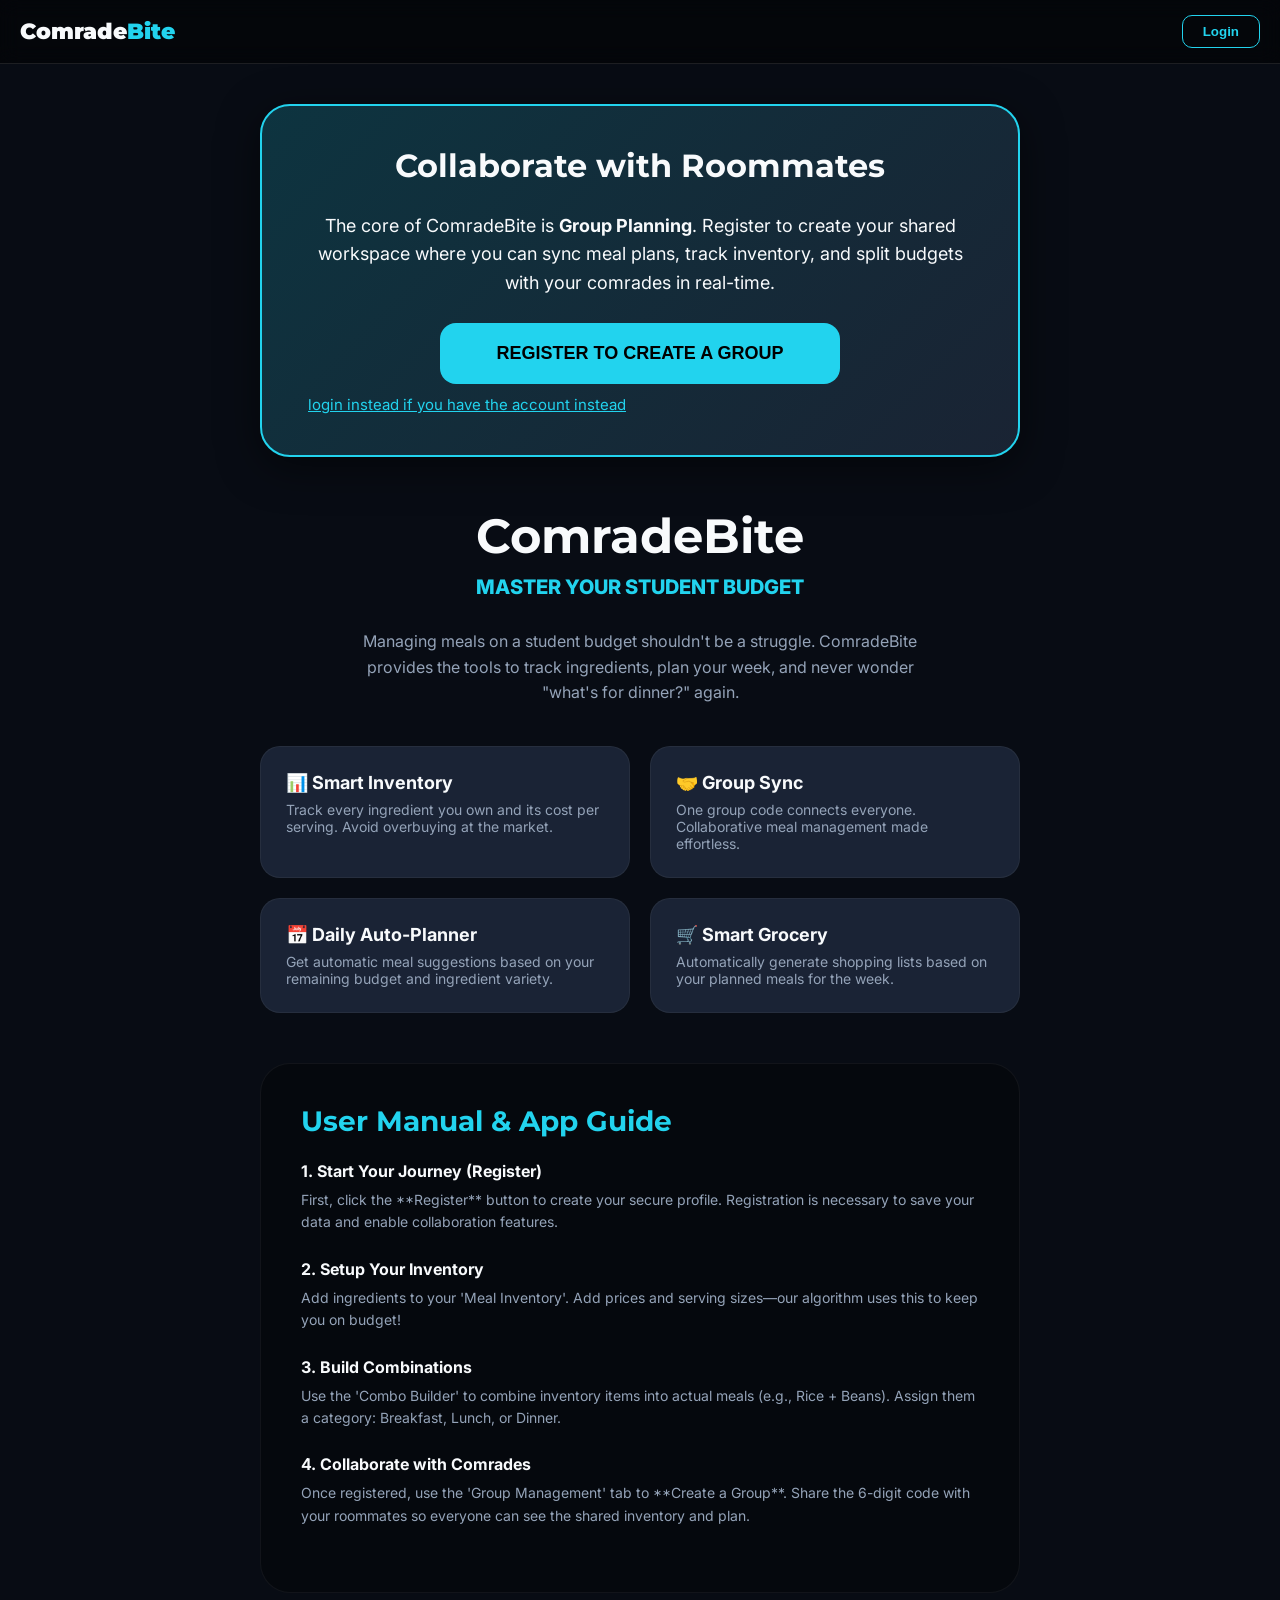
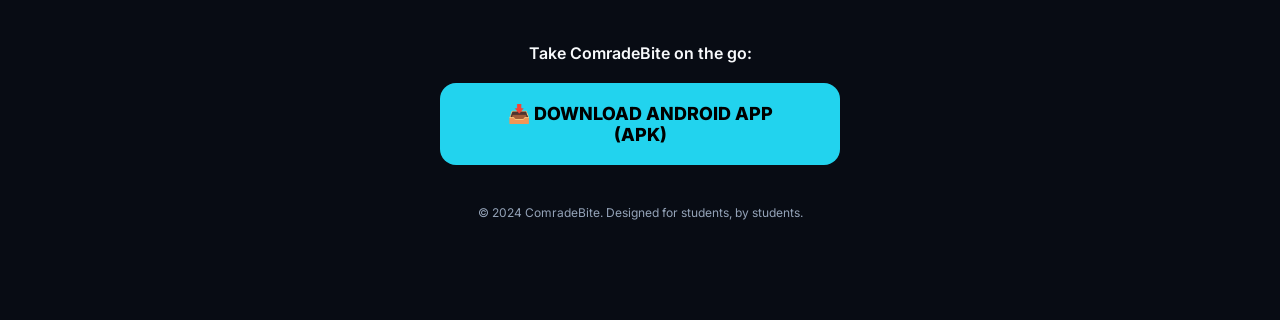
<file: index.html>
<!DOCTYPE html>
<html lang="en">
<head>
    <meta charset="UTF-8">
    <meta name="viewport" content="width=device-width, initial-scale=1.0">
    <title>ComradeBite - Master Your Student Budget</title>
    <link href="https://fonts.googleapis.com/css2?family=Inter:wght@400;600;800&family=Montserrat:wght@900&display=swap" rel="stylesheet">
    <style>
        :root { --bg: #080c14; --card: rgba(30, 41, 59, 0.85); --accent: #22d3ee; --text: #f8fafc; --muted: #94a3b8; }
        body { margin: 0; background: var(--bg); color: var(--text); font-family: 'Inter', sans-serif; background-image: linear-gradient(rgba(8,12,20,0.85), rgba(8,12,20,0.85)), url('https://images.unsplash.com/photo-1504674900247-0877df9cc836?auto=format&fit=crop&q=80&w=2070'); background-size: cover; background-attachment: fixed; min-height: 100vh; text-align: center; padding-bottom: 60px; }

        .top-bar { padding: 15px 20px; display: flex; align-items: center; justify-content: space-between; background: rgba(0,0,0,0.5); backdrop-filter: blur(10px); position: sticky; top: 0; z-index: 100; border-bottom: 1px solid rgba(255,255,255,0.1); }
        .logo { font-family: 'Montserrat'; font-weight: 900; font-size: 22px; color: var(--text); text-decoration: none; }
        .logo span { color: var(--accent); }

        .container { width: 100%; max-width: 800px; padding: 40px 20px; box-sizing: border-box; margin: 0 auto; }

        h1 { font-family: 'Montserrat'; font-size: 48px; margin-bottom: 10px; }
        .tagline { color: var(--accent); font-weight: 800; font-size: 20px; margin-bottom: 30px; text-transform: uppercase; }

        /* Group Creation Section - The Primary Function Highlight */
        .group-section { background: linear-gradient(135deg, rgba(34, 211, 238, 0.2), rgba(30, 41, 59, 0.8)); padding: 40px; border-radius: 30px; border: 2px solid var(--accent); margin-bottom: 50px; text-align: center; box-shadow: 0 10px 40px rgba(0,0,0,0.5); }
        .group-section h2 { font-family: 'Montserrat'; font-size: 32px; margin-top: 0; color: var(--text); }
        .group-section p { font-size: 18px; line-height: 1.6; color: var(--text); margin-bottom: 25px; }

        .description { font-size: 16px; line-height: 1.6; color: var(--muted); margin-bottom: 40px; max-width: 600px; margin-left: auto; margin-right: auto; }

        .feature-grid { display: grid; grid-template-columns: 1fr 1fr; gap: 20px; margin-bottom: 50px; text-align: left; }
        .feature-card { background: var(--card); padding: 25px; border-radius: 20px; border: 1px solid rgba(255,255,255,0.05); }
        .feature-card b { display: block; margin-bottom: 8px; color: var(--text); font-size: 18px; }
        .feature-card p { font-size: 14px; color: var(--muted); margin: 0; }

        .manual-section { text-align: left; background: rgba(0,0,0,0.3); padding: 40px; border-radius: 30px; border: 1px solid rgba(255,255,255,0.05); margin-bottom: 50px; }
        .manual-section h2 { color: var(--accent); font-family: 'Montserrat'; font-size: 28px; margin-top: 0; }
        .manual-step { margin-bottom: 25px; }
        .manual-step b { color: var(--text); display: block; margin-bottom: 8px; font-size: 16px; }
        .manual-step p { color: var(--muted); font-size: 14px; margin: 0; line-height: 1.6; }

        .btn { padding: 20px 40px; border-radius: 16px; font-weight: 800; cursor: pointer; text-transform: uppercase; transition: 0.2s; border: none; font-size: 18px; width: 100%; max-width: 400px; box-sizing: border-box; display: block; text-decoration: none; margin: 0 auto 15px; text-align: center; }
        .btn-primary { background: var(--accent); color: #000; }
        .btn-secondary { background: rgba(255,255,255,0.05); color: var(--text); border: 1px solid rgba(255,255,255,0.1); }
        .btn:hover { transform: translateY(-3px); box-shadow: 0 10px 20px rgba(34, 211, 238, 0.3); }

        .login-link { color: var(--accent); cursor: pointer; font-size: 15px; text-decoration: underline; display: block; margin-top: 10px; background: none; border: none; font-family: inherit; }

        .footer { margin-top: 40px; color: var(--muted); font-size: 12px; }
    </style>
</head>
<body>

    <div class="top-bar">
        <a href="#" class="logo">Comrade<span>Bite</span></a>
        <!-- Login button redirects IMMEDIATELY to ComradeBite functional site -->
        <button onclick="window.location.href='https://comradebite-c0265c98.firebaseapp.com/?mode=login'" style="background: transparent; color: var(--accent); border: 1px solid var(--accent); padding: 8px 20px; border-radius: 10px; font-weight: 700; cursor: pointer;">Login</button>
    </div>

    <div class="container">
        <!-- THE PRIMARY FUNCTION HIGHLIGHT -->
        <div class="group-section">
            <h2>Collaborate with Roommates</h2>
            <p>The core of ComradeBite is <b>Group Planning</b>. Register to create your shared workspace where you can sync meal plans, track inventory, and split budgets with your comrades in real-time.</p>
            <!-- Register button redirects IMMEDIATELY to ComradeBite functional site -->
            <button onclick="window.location.href='https://comradebite-c0265c98.firebaseapp.com/?mode=register'" class="btn btn-primary" style="margin-bottom: 0;">Register to Create a Group</button>
            <button onclick="window.location.href='https://comradebite-c0265c98.firebaseapp.com/?mode=login'" class="login-link">login instead if you have the account instead</button>
        </div>

        <h1>Comrade<span>Bite</span></h1>
        <div class="tagline">Master Your Student Budget</div>

        <p class="description">
            Managing meals on a student budget shouldn't be a struggle. ComradeBite provides the tools to track ingredients, plan your week, and never wonder "what's for dinner?" again.
        </p>

        <!-- FEATURE DETAILS -->
        <div class="feature-grid">
            <div class="feature-card">
                <b>📊 Smart Inventory</b>
                <p>Track every ingredient you own and its cost per serving. Avoid overbuying at the market.</p>
            </div>
            <div class="feature-card">
                <b>🤝 Group Sync</b>
                <p>One group code connects everyone. Collaborative meal management made effortless.</p>
            </div>
            <div class="feature-card">
                <b>📅 Daily Auto-Planner</b>
                <p>Get automatic meal suggestions based on your remaining budget and ingredient variety.</p>
            </div>
            <div class="feature-card">
                <b>🛒 Smart Grocery</b>
                <p>Automatically generate shopping lists based on your planned meals for the week.</p>
            </div>
        </div>

        <!-- THE MANUAL -->
        <div class="manual-section">
            <h2>User Manual & App Guide</h2>
            <div class="manual-step">
                <b>1. Start Your Journey (Register)</b>
                <p>First, click the **Register** button to create your secure profile. Registration is necessary to save your data and enable collaboration features.</p>
            </div>
            <div class="manual-step">
                <b>2. Setup Your Inventory</b>
                <p>Add ingredients to your 'Meal Inventory'. Add prices and serving sizes—our algorithm uses this to keep you on budget!</p>
            </div>
            <div class="manual-step">
                <b>3. Build Combinations</b>
                <p>Use the 'Combo Builder' to combine inventory items into actual meals (e.g., Rice + Beans). Assign them a category: Breakfast, Lunch, or Dinner.</p>
            </div>
            <div class="manual-step">
                <b>4. Collaborate with Comrades</b>
                <p>Once registered, use the 'Group Management' tab to **Create a Group**. Share the 6-digit code with your roommates so everyone can see the shared inventory and plan.</p>
            </div>
        </div>

        <!-- DOWNLOAD BUTTON BELOW AS REQUESTED -->
        <p style="margin-bottom: 20px; font-weight: 600;">Take ComradeBite on the go:</p>
        <a href="ComradeBite.apk" class="btn btn-primary" download>📥 Download Android App (APK)</a>

        <div class="footer">
            &copy; 2024 ComradeBite. Designed for students, by students.
        </div>
    </div>

</body>
</html>
</file>
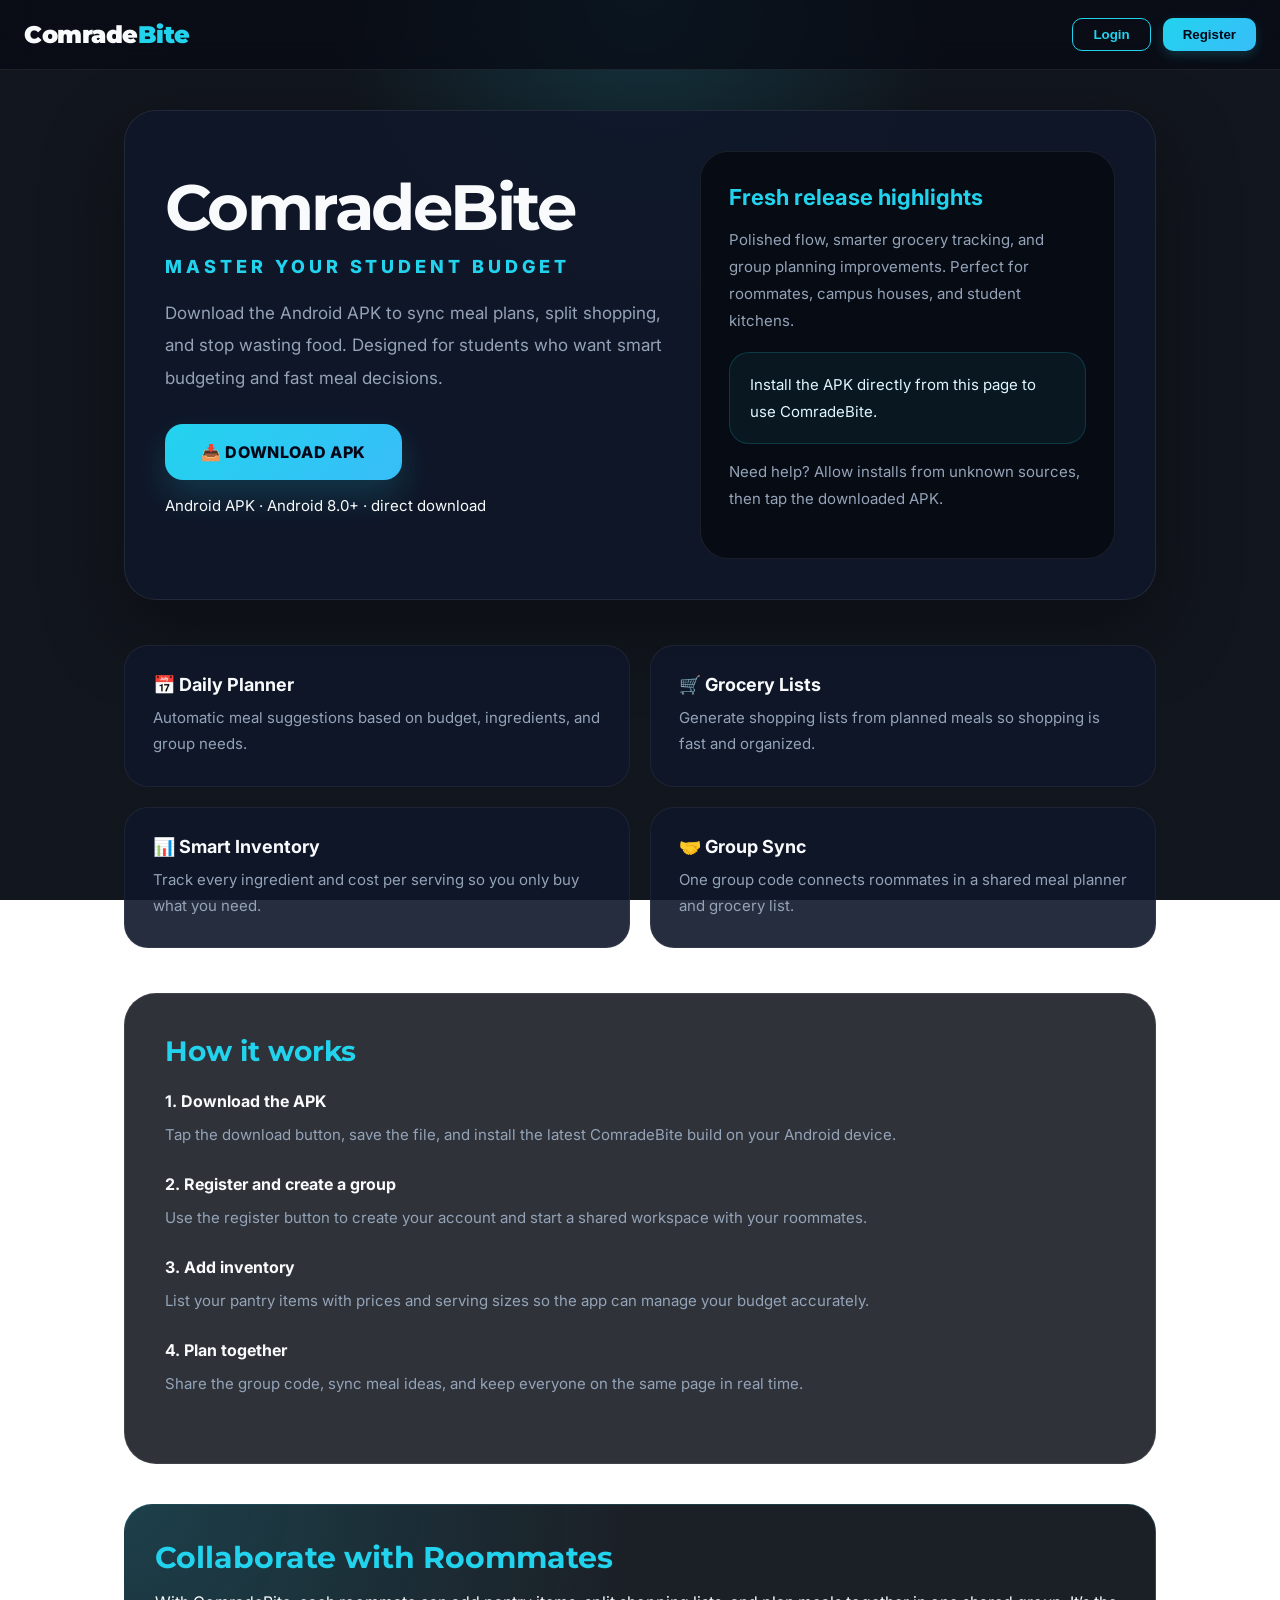
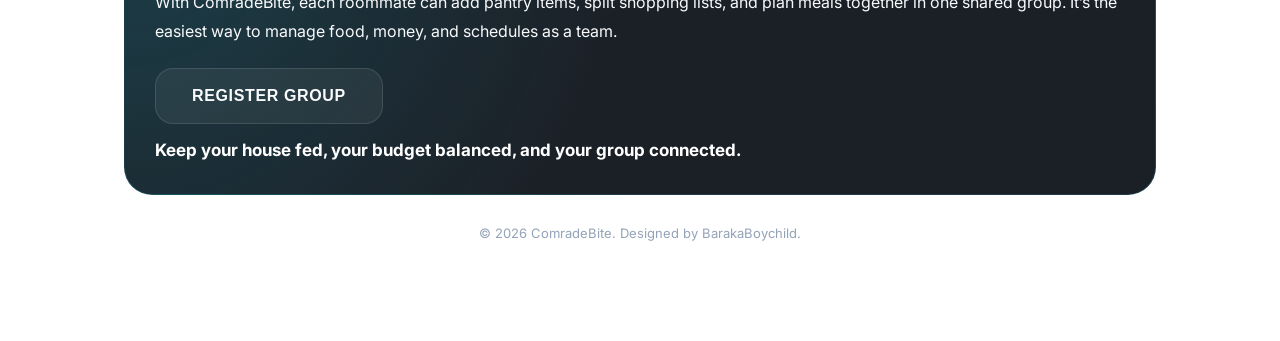
<file: landing-site/index.html>
<!DOCTYPE html>
<html lang="en">
<head>
    <meta charset="UTF-8">
    <meta name="viewport" content="width=device-width, initial-scale=1.0">
    <title>ComradeBite - Master Your Student Budget</title>
    <link href="https://fonts.googleapis.com/css2?family=Inter:wght@400;600;800&family=Montserrat:wght@900&display=swap" rel="stylesheet">
    <style>
        :root { --bg: #080c14; --card: rgba(15, 23, 42, 0.88); --accent: #22d3ee; --accent-2: #7c3aed; --text: #f8fafc; --muted: #94a3b8; --button: #3b82f6; --button-2: #f59e0b; }
        body { margin: 0; background: radial-gradient(circle at top, rgba(34,211,238,0.16), transparent 28%), linear-gradient(180deg, rgba(8,12,20,0.96), rgba(8,12,20,0.96)), url('https://images.unsplash.com/photo-1504674900247-0877df9cc836?auto=format&fit=crop&q=80&w=2070'); background-size: cover; background-attachment: fixed; color: var(--text); font-family: 'Inter', sans-serif; min-height: 100vh; text-align: center; padding-bottom: 60px; }

        .top-bar { padding: 18px 24px; display: flex; align-items: center; justify-content: space-between; background: rgba(7, 10, 20, 0.72); backdrop-filter: blur(14px); position: sticky; top: 0; z-index: 100; border-bottom: 1px solid rgba(255,255,255,0.08); }
        .logo { font-family: 'Montserrat'; font-weight: 900; font-size: 24px; color: var(--text); text-decoration: none; letter-spacing: -0.02em; }
        .logo span { color: var(--accent); }

        .container { width: 100%; max-width: 1080px; padding: 40px 24px; box-sizing: border-box; margin: 0 auto; }

        .hero { background: rgba(15, 23, 42, 0.88); border: 1px solid rgba(255,255,255,0.08); border-radius: 32px; padding: 40px; box-shadow: 0 30px 80px rgba(0,0,0,0.35); margin-bottom: 45px; }
        .hero-content { display: grid; grid-template-columns: 1.1fr 0.9fr; gap: 28px; align-items: center; }
        .hero-copy { text-align: left; }
        .hero-copy h1 { font-family: 'Montserrat'; font-size: clamp(3rem, 5vw, 4.75rem); line-height: 0.95; margin: 0 0 18px; letter-spacing: -0.04em; }
        .tagline { color: var(--accent); font-weight: 800; font-size: 18px; text-transform: uppercase; letter-spacing: 0.22em; margin-bottom: 20px; }
        .hero-copy p { color: var(--muted); font-size: 17px; line-height: 1.9; max-width: 680px; margin: 0 0 30px; }

        .hero-actions { display: flex; flex-wrap: wrap; gap: 16px; align-items: center; justify-content: flex-start; margin-bottom: 16px; }
        .btn { padding: 18px 36px; border-radius: 18px; font-weight: 800; cursor: pointer; text-transform: uppercase; transition: transform .2s ease, box-shadow .2s ease; border: none; font-size: 16px; letter-spacing: .04em; display: inline-flex; align-items: center; justify-content: center; text-decoration: none; }
        .btn-primary { background: linear-gradient(135deg, var(--accent), #38bdf8); color: #020617; box-shadow: 0 16px 36px rgba(34, 211, 238, 0.18); }
        .btn-secondary { background: rgba(255,255,255,0.06); color: var(--text); border: 1px solid rgba(255,255,255,0.12); }
        .btn:hover { transform: translateY(-2px); box-shadow: 0 20px 40px rgba(34, 211, 238, 0.22); }

        .badge { display: inline-flex; align-items: center; gap: 10px; padding: 10px 16px; border-radius: 999px; border: 1px solid rgba(255,255,255,0.12); background: rgba(255,255,255,0.04); color: var(--text); font-size: 13px; text-transform: uppercase; letter-spacing: .16em; margin-bottom: 18px; }

        .hero-panel { background: rgba(8, 12, 20, 0.96); border: 1px solid rgba(255,255,255,0.08); border-radius: 28px; padding: 32px 28px; text-align: left; }
        .hero-panel h3 { margin: 0 0 16px; font-size: 22px; color: var(--accent); }
        .hero-panel p { margin: 0 0 14px; color: var(--muted); font-size: 15px; line-height: 1.8; }
        .hero-panel .highlight { margin-top: 18px; padding: 18px 20px; border-radius: 20px; background: rgba(34, 211, 238, 0.06); border: 1px solid rgba(34,211,238,0.18); color: #e0f7ff; }

        .feature-grid { display: grid; grid-template-columns: repeat(2,minmax(0,1fr)); gap: 20px; margin-bottom: 45px; text-align: left; }
        .feature-card { background: rgba(15, 23, 42, 0.9); padding: 28px; border-radius: 24px; border: 1px solid rgba(255,255,255,0.06); }
        .feature-card b { display: block; margin-bottom: 10px; color: var(--text); font-size: 18px; }
        .feature-card p { font-size: 15px; color: var(--muted); margin: 0; line-height: 1.75; }

        .manual-section { text-align: left; background: rgba(8, 12, 20, 0.84); padding: 40px; border-radius: 32px; border: 1px solid rgba(255,255,255,0.08); margin-bottom: 40px; }
        .manual-section h2 { color: var(--accent); font-family: 'Montserrat'; font-size: 28px; margin-top: 0; }
        .manual-step { margin-bottom: 26px; }
        .manual-step b { color: var(--text); display: block; margin-bottom: 10px; font-size: 16px; }
        .manual-step p { color: var(--muted); font-size: 15px; margin: 0; line-height: 1.8; }

        .collab-section { background: radial-gradient(circle at top left, rgba(34, 211, 238, 0.18), transparent 48%), rgba(8, 12, 20, 0.92); border: 1px solid rgba(34, 211, 238, 0.16); padding: 34px 30px; border-radius: 28px; margin-bottom: 30px; text-align: left; }
        .collab-section h2 { margin: 0 0 12px; font-family: 'Montserrat'; font-size: 30px; color: var(--accent); }
        .collab-section p { margin: 0; color: var(--text); line-height: 1.8; font-size: 16px; }
        .collab-section strong { display: block; margin-top: 16px; color: #ffffff; font-size: 17px; }

        .download-note { color: var(--text); font-size: 15px; margin-bottom: 18px; }
        .footer { margin-top: 24px; color: var(--muted); font-size: 13px; }
        .footer a { color: var(--accent); text-decoration: none; }

        @media (max-width: 900px) { .hero-content { grid-template-columns: 1fr; } .hero-copy h1 { font-size: 3.5rem; } .feature-grid { grid-template-columns: 1fr; } .hero-actions { justify-content: center; } .manual-section, .hero-panel { padding: 28px; } }
        @media (max-width: 560px) { .top-bar { flex-direction: column; gap: 12px; } .hero { padding: 28px 20px; } .hero-copy h1 { font-size: 2.7rem; } .btn { width: 100%; max-width: none; } .hero-panel { padding: 20px; } }
    </style>
</head>
<body>

    <div class="top-bar">
        <a href="#" class="logo">Comrade<span>Bite</span></a>
        <div style="display: flex; gap: 12px; align-items: center;">
            <button onclick="window.location.href='https://comradebite-c0265c98.firebaseapp.com/login.html'" style="background: transparent; color: var(--accent); border: 1px solid var(--accent); padding: 8px 20px; border-radius: 10px; font-weight: 700; cursor: pointer; transition: all 0.2s;">Login</button>
            <button onclick="window.location.href='https://comradebite-c0265c98.firebaseapp.com/register.html'" style="background: linear-gradient(135deg, var(--accent), #38bdf8); color: #020617; border: none; padding: 9px 20px; border-radius: 10px; font-weight: 800; cursor: pointer; transition: all 0.2s; box-shadow: 0 4px 12px rgba(34, 211, 238, 0.2);">Register</button>
        </div>
    </div>

    <div class="container">
        <div class="hero">
            <div class="hero-content">
                <div class="hero-copy">
                    <h1>Comrade<span>Bite</span></h1>
                    <div class="tagline">Master your student budget</div>
                    <p>Download the Android APK to sync meal plans, split shopping, and stop wasting food. Designed for students who want smart budgeting and fast meal decisions.</p>
                    <div class="hero-actions">
                        <a href="ComradeBite.apk" class="btn btn-primary" download>📥 Download APK</a>
                    </div>
                    <div class="download-note">Android APK · Android 8.0+ · direct download</div>
                </div>

                <div class="hero-panel">
                    <h3>Fresh release highlights</h3>
                    <p>Polished flow, smarter grocery tracking, and group planning improvements. Perfect for roommates, campus houses, and student kitchens.</p>
                    <p class="highlight">Install the APK directly from this page to use ComradeBite.</p>
                    <p>Need help? Allow installs from unknown sources, then tap the downloaded APK.</p>
                </div>
            </div>
        </div>

        <div class="feature-grid">
            <div class="feature-card">
                <b>📅 Daily Planner</b>
                <p>Automatic meal suggestions based on budget, ingredients, and group needs.</p>
            </div>
            <div class="feature-card">
                <b>🛒 Grocery Lists</b>
                <p>Generate shopping lists from planned meals so shopping is fast and organized.</p>
            </div>
            <div class="feature-card">
                <b>📊 Smart Inventory</b>
                <p>Track every ingredient and cost per serving so you only buy what you need.</p>
            </div>
            <div class="feature-card">
                <b>🤝 Group Sync</b>
                <p>One group code connects roommates in a shared meal planner and grocery list.</p>
            </div>
        </div>

        <div class="manual-section">
            <h2>How it works</h2>
            <div class="manual-step">
                <b>1. Download the APK</b>
                <p>Tap the download button, save the file, and install the latest ComradeBite build on your Android device.</p>
            </div>
            <div class="manual-step">
                <b>2. Register and create a group</b>
                <p>Use the register button to create your account and start a shared workspace with your roommates.</p>
            </div>
            <div class="manual-step">
                <b>3. Add inventory</b>
                <p>List your pantry items with prices and serving sizes so the app can manage your budget accurately.</p>
            </div>
            <div class="manual-step">
                <b>4. Plan together</b>
                <p>Share the group code, sync meal ideas, and keep everyone on the same page in real time.</p>
            </div>
        </div>

        <div class="collab-section">
            <h2>Collaborate with Roommates</h2>
            <p>With ComradeBite, each roommate can add pantry items, split shopping lists, and plan meals together in one shared group. It’s the easiest way to manage food, money, and schedules as a team.</p>
            <div style="margin: 22px 0 0;">
                <button onclick="window.location.href='https://comradebite-c0265c98.firebaseapp.com/register.html'" class="btn btn-secondary">Register Group</button>
            </div>
            <strong>Keep your house fed, your budget balanced, and your group connected.</strong>
        </div>

        <div class="footer">
            &copy; 2026 ComradeBite. Designed by BarakaBoychild.
        </div>
    </div>

</body>
</html>
</file>
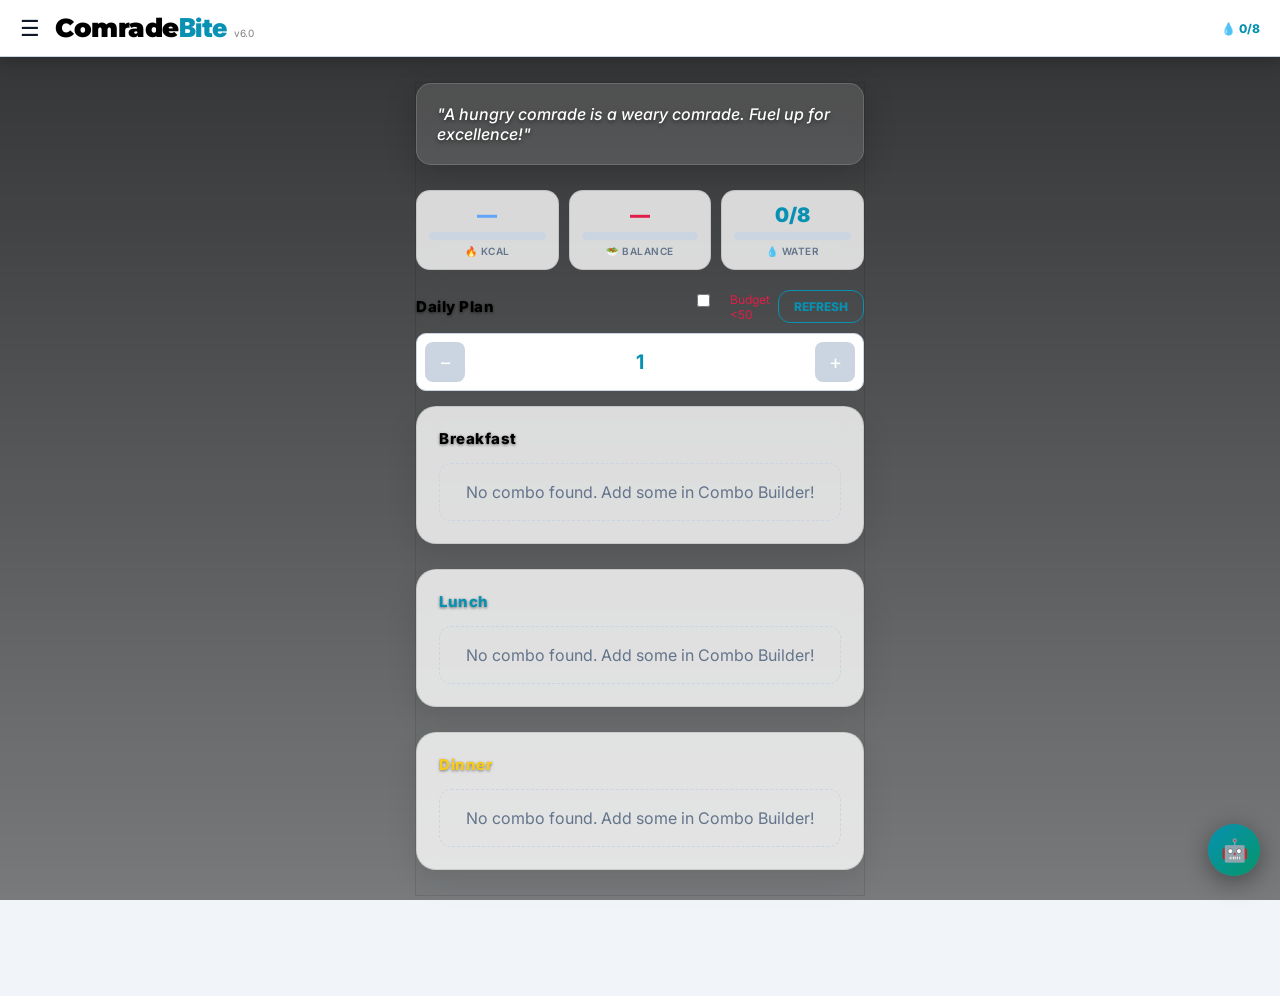
<file: simulator.html>
<!DOCTYPE html>
<html lang="en">

<head>
    <meta charset="UTF-8">
    <meta name="viewport" content="width=device-width, initial-scale=1.0">
    <title>ComradeBite v6.0</title>
    <meta name="description" content="ComradeBite: Smart meal planning with intelligent nutrition coaching built right in.">
    <link rel="preconnect" href="https://fonts.googleapis.com">
    <link rel="preconnect" href="https://fonts.gstatic.com" crossorigin>
    <link href="https://fonts.googleapis.com/css2?family=Inter:wght@400;600;800&family=Montserrat:wght@900&display=swap" rel="stylesheet">
    <style>
        :root {
            --bg-body: #080c14;
            --bg-card: rgba(30, 41, 59, 0.85);
            --bg-drawer: #1e293b;
            --text-main: #f8fafc;
            --text-muted: #94a3b8;
            --slate-700: #334155;
            --cyan-accent: #22d3ee;
            --emerald-accent: #10b981;
            --logo-gradient: linear-gradient(135deg, #22d3ee 0%, #10b981 100%);
            --danger: #f43f5e;
            --white: #ffffff;
            --glass-border: rgba(255, 255, 255, 0.1);
            --amber: #f59e0b;
            --violet: #a78bfa;
        }
        [data-theme="light"] {
            --bg-body: #f1f5f9; --bg-card: rgba(255,255,255,0.8); --bg-drawer: #ffffff;
            --text-main: #0f172a; --text-muted: #64748b; --slate-700: #cbd5e1;
            --cyan-accent: #0891b2; --emerald-accent: #059669;
            --logo-gradient: linear-gradient(135deg, #0891b2 0%, #059669 100%);
            --danger: #e11d48; --white: #000000; --glass-border: rgba(0,0,0,0.1);
        }
        * { box-sizing: border-box; font-family: 'Inter', sans-serif; transition: background 0.3s, color 0.3s; }
        body { margin: 0; background: var(--bg-body); color: var(--text-main); overflow-x: hidden;
            background-image: url('file:///C:/Users/barak/.gemini/antigravity/brain/73ee8cf5-a9ef-43bd-9892-4174a1a7c0e7/app_background_food_1772815340815.png');
            background-size: cover; background-attachment: fixed; background-position: center; }

        .logo-text { font-family: 'Montserrat', sans-serif; font-weight: 900; font-size: 26px; letter-spacing: -0.5px; color: var(--white); display: inline-block; line-height: 1; }
        .logo-bite { color: var(--cyan-accent); font-weight: 900; }

        .section, .day-section, .drawer, .meal-card { backdrop-filter: blur(12px); -webkit-backdrop-filter: blur(12px); border: 1px solid var(--glass-border) !important; }

        .top-bar { background: var(--bg-drawer); padding: 15px 20px; display: flex; align-items: center; gap: 15px; position: sticky; top: 0; z-index: 100; border-bottom: 1px solid var(--slate-700); box-shadow: 0 4px 15px rgba(0,0,0,0.2); }

        .drawer { position: fixed; top: 0; left: -300px; width: 300px; height: 100%; background: var(--bg-drawer); z-index: 1000; transition: 0.3s ease; padding: 40px 20px; overflow-y: auto; }
        .drawer.active { left: 0; box-shadow: 10px 0 30px rgba(0,0,0,0.5); }
        .nav-item { padding: 15px; border-radius: 8px; cursor: pointer; margin-bottom: 5px; color: var(--text-muted); font-weight: 500; transition: background 0.2s; }
        .nav-item.active { background: var(--cyan-accent); color: #000; font-weight: 700; }
        .nav-item:hover:not(.active) { background: var(--slate-700); }
        .drawer-overlay { position: fixed; inset: 0; background: rgba(0,0,0,0.5); z-index: 900; display: none; }
        .drawer-overlay.active { display: block; }

        .content { padding: 25px; max-width: 500px; margin: 0 auto; min-height: calc(100vh - 70px); padding-bottom: 100px; }
        .section { display: none; padding: 0; background: transparent; }
        .section.active { display: block; }

        .day-section { background: var(--bg-card); border-radius: 20px; padding: 22px; margin-bottom: 25px; position: relative; overflow: hidden; box-shadow: 0 10px 30px rgba(0,0,0,0.1); }
        .day-header { font-size: 15px; font-weight: 800; color: var(--white); letter-spacing: 0.5px; margin-bottom: 15px; text-shadow: 0 1px 3px rgba(0,0,0,0.5); }
        .people-counter { display: flex; align-items: center; background: var(--bg-drawer); padding: 8px; border-radius: 10px; margin-bottom: 15px; border: 1px solid var(--slate-700); }
        .counter-btn { width: 40px; height: 40px; border-radius: 8px; background: var(--slate-700); color: white; display: flex; align-items: center; justify-content: center; cursor: pointer; font-size: 20px; }
        .counter-val { flex: 1; text-align: center; font-weight: bold; font-size: 20px; color: var(--cyan-accent); }

        input, select { width: 100%; padding: 14px; margin-bottom: 15px; background: var(--bg-drawer); border: 1px solid var(--slate-700); border-radius: 12px; color: var(--text-main); outline: none; box-sizing: border-box; }
        button { width: 100%; padding: 16px; background: var(--cyan-accent); border: none; border-radius: 12px; font-weight: 800; cursor: pointer; color: #000; text-transform: uppercase; }
        button.outline { background: transparent; border: 1px solid var(--cyan-accent); color: var(--cyan-accent); padding: 8px 15px; width: auto; font-size: 12px; }

        .chip { display: inline-block; padding: 10px 18px; background: var(--slate-700); border-radius: 20px; margin: 5px; cursor: pointer; font-size: 14px; color: var(--text-muted); transition: all 0.2s; }
        .chip.selected { background: var(--cyan-accent); color: #000; font-weight: 700; }

        .meal-card { background: var(--bg-card); padding: 20px; border-radius: 15px; margin-top: 10px; }

        #sentiment-box { background: rgba(255,255,255,0.12); border-left: 6px solid var(--cyan-accent); padding: 20px; margin-bottom: 25px; border-radius: 15px; font-style: italic; color: #fff; font-size: 16px; font-weight: 500; text-shadow: 0 2px 4px rgba(0,0,0,0.5); backdrop-filter: blur(25px); -webkit-backdrop-filter: blur(25px); border: 1px solid rgba(255,255,255,0.15); box-shadow: 0 8px 32px rgba(0,0,0,0.2); }

        .theme-switch { display: flex; align-items: center; gap: 10px; margin-top: 20px; font-size: 12px; color: var(--text-muted); border-top: 1px solid var(--slate-700); padding-top: 20px; }
        .switch { position: relative; display: inline-block; width: 44px; height: 22px; }
        .switch input { opacity: 0; width: 0; height: 0; }
        .slider { position: absolute; cursor: pointer; top: 0; left: 0; right: 0; bottom: 0; background-color: var(--slate-700); transition: .4s; border-radius: 34px; }
        .slider:before { position: absolute; content: ""; height: 16px; width: 16px; left: 3px; bottom: 3px; background-color: white; transition: .4s; border-radius: 50%; }
        input:checked+.slider { background-color: var(--cyan-accent); }
        input:checked+.slider:before { transform: translateX(22px); }
        .bottom-tag { position: absolute; bottom: 30px; left: 25px; font-size: 11px; color: var(--text-muted); letter-spacing: 1px; }

        /* ── NUTRITION BADGE STRIP ─────────────────────────────────── */
        .nutri-strip {
            display: flex; gap: 8px; flex-wrap: wrap; margin-top: 8px; margin-bottom: 4px;
        }
        .nutri-pill {
            display: inline-flex; align-items: center; gap: 3px;
            padding: 3px 9px; border-radius: 20px; font-size: 11px; font-weight: 700;
            background: var(--slate-700); color: var(--text-muted);
        }
        .nutri-pill.active { background: rgba(34,211,238,0.18); color: var(--cyan-accent); border: 1px solid rgba(34,211,238,0.3); }
        .nutri-pill.protein { color: #f97316; background: rgba(249,115,22,0.12); border: 1px solid rgba(249,115,22,0.25); }
        .nutri-pill.vegetable { color: var(--emerald-accent); background: rgba(16,185,129,0.12); border: 1px solid rgba(16,185,129,0.25); }
        .nutri-pill.fruit { color: #fb923c; background: rgba(251,146,60,0.12); border: 1px solid rgba(251,146,60,0.25); }
        .nutri-pill.dairy { color: #60a5fa; background: rgba(96,165,250,0.12); border: 1px solid rgba(96,165,250,0.25); }
        .nutri-pill.carb { color: var(--amber); background: rgba(245,158,11,0.12); border: 1px solid rgba(245,158,11,0.25); }
        .nutri-pill.mixed { color: var(--violet); background: rgba(167,139,250,0.12); border: 1px solid rgba(167,139,250,0.25); }
        .nutri-pill.kcal { color: #f43f5e; background: rgba(244,63,94,0.12); border: 1px solid rgba(244,63,94,0.25); }

        /* ── AI HINT (subtle inline suggestion) ───────────────────── */
        .ai-hint {
            display: flex; align-items: flex-start; gap: 8px;
            background: rgba(34,211,238,0.06); border-left: 3px solid var(--cyan-accent);
            border-radius: 0 10px 10px 0; padding: 10px 12px;
            font-size: 12px; line-height: 1.55; color: var(--text-muted);
            margin-top: 10px; margin-bottom: 4px;
            animation: fadeIn 0.4s ease;
        }
        .ai-hint-icon { flex-shrink: 0; font-size: 14px; margin-top: 1px; }
        .ai-hint b { color: var(--text-main); }

        /* ── PROGRESS BAR (calorie/water) ──────────────────────────── */
        .prog-track { height: 8px; background: var(--slate-700); border-radius: 10px; overflow: hidden; margin: 6px 0; }
        .prog-fill { height: 100%; border-radius: 10px; transition: width 0.6s ease, background 0.4s; }

        /* ── WELLNESS ROW (dashboard inline) ───────────────────────── */
        .wellness-row {
            display: grid; grid-template-columns: 1fr 1fr 1fr; gap: 10px; margin-bottom: 20px;
        }
        .wellness-cell {
            background: var(--bg-card); border: 1px solid var(--glass-border);
            backdrop-filter: blur(12px); border-radius: 14px; padding: 12px;
            text-align: center; cursor: default;
        }
        .wellness-cell .wc-val { font-size: 20px; font-weight: 900; line-height: 1.2; }
        .wellness-cell .wc-lbl { font-size: 10px; color: var(--text-muted); margin-top: 3px; font-weight: 600; text-transform: uppercase; letter-spacing: 0.5px; }

        /* ── WATER GLASSES ─────────────────────────────────────────── */
        .water-row { display: flex; gap: 5px; flex-wrap: wrap; margin-top: 6px; }
        .wglass { font-size: 20px; cursor: pointer; transition: transform 0.2s, opacity 0.2s; opacity: 0.25; filter: grayscale(1); }
        .wglass.filled { opacity: 1; filter: none; }
        .wglass:hover { transform: scale(1.2); }

        /* ── COMBO LIVE PREVIEW ─────────────────────────────────────── */
        #combo-live-preview {
            background: var(--bg-card); border: 1px solid var(--glass-border);
            backdrop-filter: blur(12px); border-radius: 14px; padding: 14px;
            margin-bottom: 16px; display: none;
        }
        #combo-live-preview.show { display: block; animation: fadeIn 0.3s ease; }

        /* ── GROCERY AI INSIGHT (inline, always visible) ────────────── */
        #grocery-ai-block {
            border-radius: 14px; overflow: hidden;
            border: 1px solid var(--glass-border);
            background: var(--bg-card);
            backdrop-filter: blur(12px);
            margin-top: 20px;
        }
        .grocery-ai-header {
            padding: 12px 16px; font-size: 11px; font-weight: 800;
            text-transform: uppercase; letter-spacing: 1px;
            color: var(--text-muted); background: rgba(0,0,0,0.2);
            border-bottom: 1px solid var(--glass-border);
        }
        #grocery-ai-content { padding: 14px 16px; font-size: 13px; line-height: 1.6; color: var(--text-muted); }

        /* ── FLOATING AI CHAT ───────────────────────────────────────── */
        #ai-fab {
            position: fixed; bottom: 24px; right: 20px; z-index: 800;
            width: 52px; height: 52px; border-radius: 50%;
            background: linear-gradient(135deg, var(--cyan-accent), var(--emerald-accent));
            display: flex; align-items: center; justify-content: center;
            font-size: 22px; cursor: pointer; box-shadow: 0 6px 24px rgba(0,0,0,0.4);
            transition: transform 0.2s; border: none; width: 52px; text-transform: none; padding: 0;
            animation: pulseGlow 3s infinite;
        }
        #ai-fab:hover { transform: scale(1.1); }

        #ai-chat-panel {
            position: fixed; bottom: 90px; right: 16px; z-index: 799;
            width: 320px; max-width: calc(100vw - 32px);
            background: var(--bg-drawer); border: 1px solid var(--glass-border);
            border-radius: 20px; box-shadow: 0 12px 40px rgba(0,0,0,0.5);
            backdrop-filter: blur(20px); overflow: hidden;
            display: none; animation: slideUp 0.3s ease;
        }
        #ai-chat-panel.open { display: flex; flex-direction: column; }

        .ai-chat-topbar {
            padding: 14px 16px; background: linear-gradient(135deg, #0f2027 0%, #203a43 100%);
            display: flex; align-items: center; gap: 10px; justify-content: space-between;
        }
        .ai-avatar { width: 30px; height: 30px; border-radius: 50%; background: var(--logo-gradient); display: flex; align-items: center; justify-content: center; font-size: 14px; flex-shrink: 0; }
        .ai-chat-name { font-size: 13px; font-weight: 800; color: var(--cyan-accent); }
        .ai-chat-sub { font-size: 10px; color: var(--text-muted); }
        .ai-close { color: var(--text-muted); cursor: pointer; font-size: 18px; line-height: 1; }

        .ai-chat-messages { padding: 12px; max-height: 260px; overflow-y: auto; display: flex; flex-direction: column; gap: 8px; }
        .ai-msg { border-radius: 12px; padding: 10px 12px; font-size: 12px; line-height: 1.55; max-width: 90%; }
        .ai-msg.bot { background: rgba(34,211,238,0.1); border: 1px solid rgba(34,211,238,0.2); color: var(--text-main); align-self: flex-start; }
        .ai-msg.user { background: var(--slate-700); color: var(--text-main); align-self: flex-end; }

        .ai-quick-row { display: flex; gap: 5px; flex-wrap: wrap; padding: 0 12px 10px; }
        .ai-qchip { font-size: 11px; padding: 4px 9px; background: var(--slate-700); border-radius: 14px; cursor: pointer; color: var(--text-muted); border: none; width: auto; text-transform: none; font-weight: 600; transition: all 0.15s; }
        .ai-qchip:hover { background: var(--cyan-accent); color: #000; }

        .ai-input-row { display: flex; gap: 8px; padding: 10px 12px; border-top: 1px solid var(--glass-border); }
        .ai-input-row input { margin: 0; padding: 9px 12px; font-size: 12px; border-radius: 10px; }
        .ai-input-row button { width: auto; padding: 9px 14px; font-size: 11px; border-radius: 10px; flex-shrink: 0; }

        /* ── KEYFRAMES ─────────────────────────────────────────────── */
        @keyframes fadeIn { from { opacity: 0; transform: translateY(6px); } to { opacity: 1; transform: none; } }
        @keyframes slideUp { from { opacity: 0; transform: translateY(12px); } to { opacity: 1; transform: none; } }
        @keyframes pulseGlow {
            0%, 100% { box-shadow: 0 6px 24px rgba(0,0,0,0.4); }
            50% { box-shadow: 0 6px 30px rgba(34,211,238,0.5); }
        }
        @keyframes toastIn { from { opacity: 0; transform: translate(-50%, 14px); } to { opacity: 1; transform: translate(-50%, 0); } }
    </style>
</head>

<body>

<div class="drawer-overlay" id="overlay" onclick="toggleDrawer()"></div>

<div class="drawer" id="drawer">
    <div class="logo-text" style="font-size:32px; margin-bottom:30px;">Comrade<span class="logo-bite">Bite</span></div>
    <div class="nav-item active" id="nav-dashboard"  onclick="switchSection('dashboard')">🏠 Home Dashboard</div>
    <div class="nav-item"        id="nav-items"      onclick="switchSection('items')">📦 Meal Inventory</div>
    <div class="nav-item"        id="nav-combos"     onclick="switchSection('combos')">🔗 Combo Builder</div>
    <div class="nav-item"        id="nav-decide"     onclick="switchSection('decide')">🎯 Smart Decisions</div>
    <div class="nav-item"        id="nav-grocery"    onclick="switchSection('grocery')">🛒 Grocery Assistant</div>
    <div class="theme-switch">
        <span>Dark</span>
        <label class="switch"><input type="checkbox" id="theme-toggle" onchange="toggleTheme()"><span class="slider"></span></label>
        <span>Light</span>
    </div>
    <div class="bottom-tag">COMRADEBITE v6.0</div>
</div>

<div class="top-bar">
    <div style="cursor:pointer; font-size:22px;" onclick="toggleDrawer()">☰</div>
    <div class="logo-text" style="flex:1;">Comrade<span class="logo-bite">Bite</span> <small style="font-size:10px; opacity:0.5; font-family:Inter,sans-serif; font-weight:400; text-transform:none;">v6.0</small></div>
    <!-- Live water badge in top bar -->
    <div id="top-water" onclick="focusWater()" style="cursor:pointer; font-size:12px; font-weight:800; color:var(--cyan-accent);" title="Log water"></div>
</div>

<div style="position:fixed; top:0; left:0; width:100%; height:100%; background:linear-gradient(to bottom,rgba(0,0,0,0.8),rgba(0,0,0,0.5)); z-index:-1;"></div>

<div class="content">

    <!-- ══════════════════ DASHBOARD ══════════════════ -->
    <div id="section-dashboard" class="section active">

        <div id="sentiment-box">"A hungry comrade is a weary comrade. Fuel up for excellence!"</div>

        <!-- Inline wellness strip — feels native, not "AI branded" -->
        <div class="wellness-row" id="wellness-row"></div>

        <div style="display:flex; justify-content:space-between; align-items:center; margin-bottom:10px;">
            <div class="day-header" style="margin-bottom:0;">Daily Plan</div>
            <div style="display:flex; gap:8px; align-items:center;">
                <label style="display:flex; align-items:center; gap:4px; font-size:12px; color:var(--danger); cursor:pointer;">
                    <input type="checkbox" id="emergency-mode" onchange="render()"> Budget &lt;50
                </label>
                <button class="outline" onclick="refreshSuggestions()">Refresh</button>
            </div>
        </div>

        <div class="people-counter">
            <div class="counter-btn" onclick="changeGlobalPeople(-1)">−</div>
            <div class="counter-val" id="global-people-val">1</div>
            <div class="counter-btn" onclick="changeGlobalPeople(1)">+</div>
        </div>

        <div id="dashboard-slots">
            <div class="day-section">
                <div class="day-header">Breakfast</div>
                <div id="breakfast-slot"></div>
            </div>
            <div class="day-section" style="border-left-color:var(--cyan-accent);">
                <div class="day-header" style="color:var(--cyan-accent);">Lunch</div>
                <div id="lunch-slot"></div>
            </div>
            <div class="day-section" style="border-left-color:#FACC15;">
                <div class="day-header" style="color:#FACC15;">Dinner</div>
                <div id="dinner-slot"></div>
            </div>
        </div>

        <div id="eaten-summary" style="margin-top:20px;"></div>

        <!-- Water tracker lives naturally on dashboard -->
        <div id="water-block" style="background:var(--bg-card); border:1px solid var(--glass-border); border-radius:16px; padding:16px; margin-top:16px; backdrop-filter:blur(12px); display:none;">
            <div style="display:flex; justify-content:space-between; align-items:center; margin-bottom:10px;">
                <span style="font-size:13px; font-weight:700;">💧 Hydration</span>
                <span id="water-count-lbl" style="font-size:13px; font-weight:800; color:var(--cyan-accent);"></span>
            </div>
            <div class="water-row" id="water-glasses-row"></div>
            <div id="water-hint" style="font-size:11px; color:var(--text-muted); margin-top:6px;"></div>
        </div>

        <!-- Dashboard AI hint (only shows when something needs attention) -->
        <div id="dashboard-ai-hint"></div>
    </div>

    <!-- ══════════════════ INVENTORY ══════════════════ -->
    <div id="section-items" class="section">
        <div id="item-editor">
            <div id="editor-status" style="font-size:11px; color:var(--cyan-accent); margin-bottom:5px; font-weight:bold; display:none;">EDITING ITEM...</div>
            <label>Item Name</label><input type="text" id="base-name" placeholder="e.g. Rice, Beans, Sukuma" oninput="updateItemFoodHint()">
            <!-- AI silently shows food group as you type -->
            <div id="item-food-hint" style="margin-top:-10px; margin-bottom:12px; min-height:20px;"></div>
            <label>Total Market Price (KSh)</label><input type="number" id="base-price" placeholder="0.00">
            <label>Serves how many people?</label><input type="number" id="base-people" value="1" min="1">
            <button id="save-item-btn" onclick="addBaseMeal()">Save Item</button>
            <button id="cancel-edit-btn" class="outline" style="margin-top:10px; display:none; width:100%;" onclick="resetEditor()">Cancel Edit</button>
            <input type="hidden" id="editing-id" value="">
        </div>
        <div style="margin-top:30px;" id="base-meal-list"></div>
    </div>

    <!-- ══════════════════ COMBO BUILDER ══════════════════ -->
    <div id="section-combos" class="section">
        <!-- Live nutrition preview — silently appears as user selects chips -->
        <div id="combo-live-preview">
            <div style="font-size:11px; font-weight:800; color:var(--text-muted); text-transform:uppercase; letter-spacing:1px; margin-bottom:8px;">Nutrition Preview</div>
            <div class="nutri-strip" id="combo-nutri-strip"></div>
            <div id="combo-ai-hint"></div>
        </div>

        <label>Select items to combine:</label>
        <div id="item-chips" style="margin-bottom:20px;"></div>

        <label>Combination Name</label><input type="text" id="combo-name" placeholder="Rice &amp; Beans">
        <label>Best served as:</label>
        <select id="combo-time">
            <option value="Breakfast">Breakfast</option>
            <option value="Lunch">Lunch</option>
            <option value="Dinner">Dinner</option>
        </select>
        <label>Nutrition Vibe:</label>
        <select id="combo-vibe">
            <option value="Normal">Normal</option>
            <option value="Brain Power">🧠 Brain Power (Exam Week)</option>
            <option value="Heavy">💪 Heavy (Lab Day)</option>
            <option value="Energy">⚡ High Energy</option>
        </select>
        <button onclick="saveCombination()">Save Combination</button>
        <div style="margin-top:30px;" id="combo-list"></div>
    </div>

    <!-- ══════════════════ SMART DECISIONS ══════════════════ -->
    <div id="section-decide" class="section">
        <label>Budget Per Person (KSh)</label>
        <input type="number" id="budget-input" placeholder="0.00" oninput="updateSuggestions()">
        <label>Time Category:</label>
        <select id="time-filter" onchange="updateSuggestions()">
            <option value="Breakfast">Breakfast</option>
            <option value="Lunch">Lunch</option>
            <option value="Dinner">Dinner</option>
        </select>
        <div id="suggestion-container" style="margin-top:25px;"></div>
    </div>

    <!-- ══════════════════ GROCERY ASSISTANT ══════════════════ -->
    <div id="section-grocery" class="section">
        <div class="day-header">Grocery Assistant</div>
        <p style="font-size:13px; color:var(--text-muted); margin-bottom:20px;">How many times this week do you plan to eat each combo?</p>
        <div id="grocery-plan-list"></div>
        <button onclick="calculateGroceries()" style="margin-top:20px;">Calculate Bulk Needs</button>
        <div id="grocery-result" style="margin-top:24px;"></div>

        <!-- AI insight block — always present, silently updates -->
        <div id="grocery-ai-block" style="display:none;">
            <div class="grocery-ai-header">📊 Nutrition Insight for This Week</div>
            <div id="grocery-ai-content"></div>
        </div>
    </div>

</div><!-- /content -->

<!-- ══════════════════ FLOATING AI CHAT ══════════════════ -->
<button id="ai-fab" onclick="toggleChat()" title="Ask your nutrition assistant">🤖</button>

<div id="ai-chat-panel">
    <div class="ai-chat-topbar">
        <div style="display:flex; align-items:center; gap:10px;">
            <div class="ai-avatar">🤖</div>
            <div>
                <div class="ai-chat-name">Nutrition Assistant</div>
                <div class="ai-chat-sub">Learns from your habits · suggestions only</div>
            </div>
        </div>
        <span class="ai-close" onclick="toggleChat()">✕</span>
    </div>
    <div class="ai-chat-messages" id="ai-chat-messages">
        <div class="ai-msg bot">👋 Hey Comrade! Ask me about calories, food balance, or what to eat. I learn from your habits!</div>
    </div>
    <div class="ai-quick-row">
        <button class="ai-qchip" onclick="qChat('Is my diet balanced today?')">🥗 Balance?</button>
        <button class="ai-qchip" onclick="qChat('How many calories today?')">🔥 Calories?</button>
        <button class="ai-qchip" onclick="qChat('What should I eat for protein?')">💪 Protein tips</button>
        <button class="ai-qchip" onclick="qChat('What are cheap nutritious foods?')">💰 Budget foods</button>
    </div>
    <div class="ai-input-row">
        <input type="text" id="ai-chat-input" placeholder="Ask anything..." onkeydown="if(event.key==='Enter') sendChat()">
        <button onclick="sendChat()">Send</button>
    </div>
</div>

<script>
// ═══════════════════════════════════════════════════════
//  CORE DATA
// ═══════════════════════════════════════════════════════
let baseMeals    = JSON.parse(localStorage.getItem('cb_v5_base')         || '[]');
let combinations = JSON.parse(localStorage.getItem('cb_v5_combos')       || '[]');
let eatenTodayIngredients = JSON.parse(localStorage.getItem('cb_v5_eaten_today') || '[]');
let currentDayPlan = JSON.parse(localStorage.getItem('cb_v5_plan')       || '{}');
let selectedBaseNames = [];
let globalPeople = 1;

const sentiments = [
    "A hungry comrade is a weary comrade. Fuel up for excellence!",
    "Good food is the foundation of genuine happiness and grades!",
    "Eat well today, lead better tomorrow. You've got this, Comrade!",
    "Your brain needs fuel as much as your books. Don't skip a meal!",
    "Sharing a meal is the ultimate bond. Enjoy your food together!",
    "Success starts with a full stomach. Bon appétit!",
    "You can't study on an empty stomach. Treat yourself well!",
    "Small food choices today build big healthy habits tomorrow.",
    "Hydration + nutrition = your secret weapon. Stay comrade strong!"
];
const vibeIcons = { "Normal":"", "Brain Power":"🧠", "Heavy":"💪", "Energy":"⚡" };

// ═══════════════════════════════════════════════════════
//  FOOD DATABASE
// ═══════════════════════════════════════════════════════
const FOOD_DB = {
    'rice':         { kcal:390, group:'carb',      emoji:'🍚', label:'Carb'      },
    'ugali':        { kcal:450, group:'carb',      emoji:'🫓', label:'Carb'      },
    'chapati':      { kcal:300, group:'carb',      emoji:'🫓', label:'Carb'      },
    'bread':        { kcal:260, group:'carb',      emoji:'🍞', label:'Carb'      },
    'mandazi':      { kcal:350, group:'carb',      emoji:'🍩', label:'Carb'      },
    'porridge':     { kcal:180, group:'carb',      emoji:'🥣', label:'Carb'      },
    'potato':       { kcal:231, group:'carb',      emoji:'🥔', label:'Carb'      },
    'sweet potato': { kcal:258, group:'carb',      emoji:'🍠', label:'Carb'      },
    'plantain':     { kcal:366, group:'carb',      emoji:'🍌', label:'Carb'      },
    'pasta':        { kcal:371, group:'carb',      emoji:'🍝', label:'Carb'      },
    'noodles':      { kcal:385, group:'carb',      emoji:'🍜', label:'Carb'      },
    'githeri':      { kcal:360, group:'mixed',     emoji:'🥘', label:'Mixed'     },
    'pilau':        { kcal:600, group:'mixed',     emoji:'🍛', label:'Mixed'     },
    'beans':        { kcal:390, group:'protein',   emoji:'🫘', label:'Protein'   },
    'lentils':      { kcal:348, group:'protein',   emoji:'🫘', label:'Protein'   },
    'egg':          { kcal:155, group:'protein',   emoji:'🥚', label:'Protein'   },
    'eggs':         { kcal:155, group:'protein',   emoji:'🥚', label:'Protein'   },
    'chicken':      { kcal:495, group:'protein',   emoji:'🍗', label:'Protein'   },
    'beef':         { kcal:600, group:'protein',   emoji:'🥩', label:'Protein'   },
    'fish':         { kcal:420, group:'protein',   emoji:'🐟', label:'Protein'   },
    'pork':         { kcal:720, group:'protein',   emoji:'🥩', label:'Protein'   },
    'meat':         { kcal:550, group:'protein',   emoji:'🥩', label:'Protein'   },
    'groundnuts':   { kcal:570, group:'protein',   emoji:'🥜', label:'Protein'   },
    'peanuts':      { kcal:570, group:'protein',   emoji:'🥜', label:'Protein'   },
    'sukuma':       { kcal:50,  group:'vegetable', emoji:'🥬', label:'Vegetable' },
    'kale':         { kcal:50,  group:'vegetable', emoji:'🥬', label:'Vegetable' },
    'spinach':      { kcal:23,  group:'vegetable', emoji:'🥬', label:'Vegetable' },
    'cabbage':      { kcal:25,  group:'vegetable', emoji:'🥦', label:'Vegetable' },
    'carrot':       { kcal:41,  group:'vegetable', emoji:'🥕', label:'Vegetable' },
    'tomato':       { kcal:18,  group:'vegetable', emoji:'🍅', label:'Vegetable' },
    'onion':        { kcal:40,  group:'vegetable', emoji:'🧅', label:'Vegetable' },
    'peas':         { kcal:81,  group:'vegetable', emoji:'🫛', label:'Vegetable' },
    'banana':       { kcal:89,  group:'fruit',     emoji:'🍌', label:'Fruit'     },
    'mango':        { kcal:60,  group:'fruit',     emoji:'🥭', label:'Fruit'     },
    'apple':        { kcal:52,  group:'fruit',     emoji:'🍎', label:'Fruit'     },
    'orange':       { kcal:47,  group:'fruit',     emoji:'🍊', label:'Fruit'     },
    'avocado':      { kcal:160, group:'fruit',     emoji:'🥑', label:'Fruit'     },
    'passion':      { kcal:97,  group:'fruit',     emoji:'🍋', label:'Fruit'     },
    'watermelon':   { kcal:30,  group:'fruit',     emoji:'🍉', label:'Fruit'     },
    'pineapple':    { kcal:50,  group:'fruit',     emoji:'🍍', label:'Fruit'     },
    'milk':         { kcal:126, group:'dairy',     emoji:'🥛', label:'Dairy'     },
    'yogurt':       { kcal:177, group:'dairy',     emoji:'🥛', label:'Dairy'     },
    'cheese':       { kcal:400, group:'dairy',     emoji:'🧀', label:'Dairy'     },
    'tea':          { kcal:30,  group:'other',     emoji:'☕', label:'Other'     },
    'coffee':       { kcal:15,  group:'other',     emoji:'☕', label:'Other'     },
};

// ═══════════════════════════════════════════════════════
//  BEHAVIOR TRACKER (silent, localStorage-backed)
// ═══════════════════════════════════════════════════════
let ai = JSON.parse(localStorage.getItem('cb_ai_v6') || JSON.stringify({
    history:      [],   // [{date,meal,time,groups}] — 90 days max
    commonMeals:  {},   // {name: count}
    fruitVegStreak: 0,
    fruitVegMiss:   0,
    waterToday:   0,
    waterDate:    null,
    lastWaterRemind: null,
}));

function saveAI() { localStorage.setItem('cb_ai_v6', JSON.stringify(ai)); }

// ═══════════════════════════════════════════════════════
//  FOOD HELPERS
// ═══════════════════════════════════════════════════════
function detectGroups(names) {
    if (!names || !names.length) return [];
    const groups = new Set();
    const lower  = names.map(n => n.toLowerCase());
    for (const [kw, d] of Object.entries(FOOD_DB))
        if (lower.some(n => n.includes(kw))) groups.add(d.group);
    return [...groups];
}

function detectKcal(names) {
    if (!names || !names.length) return 0;
    const lower = names.map(n => n.toLowerCase());
    let total = 0, seen = new Set();
    for (const [kw, d] of Object.entries(FOOD_DB)) {
        const matched = lower.find(n => n.includes(kw));
        if (matched && !seen.has(matched + d.group)) {
            total += d.kcal; seen.add(matched + d.group);
        }
    }
    return total;
}

function foodDataFor(name) {
    const n = name.toLowerCase();
    for (const [kw, d] of Object.entries(FOOD_DB))
        if (n.includes(kw)) return { kw, ...d };
    return null;
}

function hasFruitVeg(groups) {
    return groups.includes('fruit') || groups.includes('vegetable') || groups.includes('mixed');
}

function balanceScore(groups) {
    const targets = ['carb','protein','vegetable','fruit'];
    const hit = targets.filter(g => groups.includes(g) || groups.includes('mixed')).length;
    return Math.round((hit / targets.length) * 100);
}

function nutriPillHTML(group, kcal) {
    const gmap = {
        carb:'carb', protein:'protein', vegetable:'vegetable',
        fruit:'fruit', dairy:'dairy', mixed:'mixed', other:'active'
    };
    const glabel = { carb:'🍚 Carbs', protein:'💪 Protein', vegetable:'🥬 Veg', fruit:'🍎 Fruit', dairy:'🥛 Dairy', mixed:'🥘 Mixed', other:'☕ Other' };
    const groups_html = [...new Set(group)].map(g =>
        `<span class="nutri-pill ${gmap[g] || 'active'}">${glabel[g] || g}</span>`
    ).join('');
    const kcal_html = kcal > 0 ? `<span class="nutri-pill kcal">🔥 ~${kcal} kcal</span>` : '';
    return groups_html + kcal_html;
}

// ═══════════════════════════════════════════════════════
//  WATER TRACKER
// ═══════════════════════════════════════════════════════
function checkWaterDate() {
    const today = new Date().toLocaleDateString();
    if (ai.waterDate !== today) { ai.waterToday = 0; ai.waterDate = today; saveAI(); }
}

function logWaterGlass() {
    checkWaterDate();
    if (ai.waterToday < 12) {
        ai.waterToday++;
        saveAI();
        renderWaterBlock();
        renderWellnessRow();
        updateTopWater();
        const left = 8 - ai.waterToday;
        if (ai.waterToday === 8) showToast('💧 8 glasses! Amazing hydration today, Comrade! 🎉', 'success');
        else if (left > 0) showToast(`💧 Logged! ${left} glass${left > 1 ? 'es' : ''} to go.`, 'water');
    }
}

function updateTopWater() {
    checkWaterDate();
    const el = document.getElementById('top-water');
    if (!el) return;
    el.textContent = `💧 ${ai.waterToday}/8`;
    el.style.color = ai.waterToday >= 8 ? 'var(--emerald-accent)' : 'var(--cyan-accent)';
}

function focusWater() {
    switchSection('dashboard');
    const wb = document.getElementById('water-block');
    if (wb) { wb.style.display = 'block'; wb.scrollIntoView({ behavior:'smooth', block:'center' }); }
}

function scheduleWaterReminder() {
    setInterval(() => {
        checkWaterDate();
        const h = new Date().getHours();
        if (h >= 7 && h <= 22 && ai.waterToday < 8) {
            const last = ai.lastWaterRemind ? new Date(ai.lastWaterRemind) : null;
            if (!last || (Date.now() - last) > 2 * 3600 * 1000) {
                ai.lastWaterRemind = new Date().toISOString();
                saveAI();
                showToast(`💧 Reminder: ${ai.waterToday}/8 glasses today. Stay hydrated!`, 'water');
            }
        }
    }, 30 * 60 * 1000);
}

// ═══════════════════════════════════════════════════════
//  BEHAVIOR RECORDING & ANALYSIS
// ═══════════════════════════════════════════════════════
function recordEaten(comboName, baseNames, time) {
    const groups = detectGroups(baseNames);
    ai.history.push({ date: new Date().toLocaleDateString(), meal: comboName, time, groups });
    if (ai.history.length > 90) ai.history = ai.history.slice(-90);
    ai.commonMeals[comboName] = (ai.commonMeals[comboName] || 0) + 1;
    if (hasFruitVeg(groups)) { ai.fruitVegStreak++; ai.fruitVegMiss = 0; }
    else { ai.fruitVegMiss++; if (ai.fruitVegMiss >= 3) showToast('🍎 No fruits or veggies in a while! Try adding some today.', 'warning'); }
    saveAI();
}

function missingGroupsPattern() {
    const last21 = ai.history.slice(-21);
    const c = { protein:0, vegetable:0, fruit:0, dairy:0 };
    last21.forEach(e => e.groups.forEach(g => { if (c[g] !== undefined) c[g]++; }));
    const missing = [];
    if (c.protein < 3)   missing.push('protein');
    if (c.vegetable < 3) missing.push('vegetable');
    if (c.fruit < 3)     missing.push('fruit');
    if (c.dairy < 2)     missing.push('dairy');
    return missing;
}

function topMeals() {
    return Object.entries(ai.commonMeals).sort((a,b) => b[1]-a[1]).slice(0,3).map(([name,count]) => ({name,count}));
}

// ═══════════════════════════════════════════════════════
//  WEEKLY AI SCORING (influences auto-pick & suggestions)
// ═══════════════════════════════════════════════════════
function weekNumber() {
    const now = new Date(), start = new Date(now.getFullYear(),0,1);
    return Math.ceil((((now - start)/86400000) + start.getDay() + 1) / 7);
}

function weeklyAIScore(combo) {
    const week    = weekNumber();
    const missing = missingGroupsPattern();
    const top3    = topMeals().map(m => m.name.toLowerCase());
    const groups  = detectGroups(combo.baseNames);
    let score = 0;
    missing.forEach(g => { if (groups.includes(g) || groups.includes('mixed')) score += 35; });
    score += (combo.id * 7 + week * 13) % 25;           // variety seed
    if (top3.includes(combo.name.toLowerCase())) score -= 25; // reduce over-repeated
    if (ai.fruitVegMiss >= 2 && hasFruitVeg(groups)) score += 20;
    return score;
}

// ═══════════════════════════════════════════════════════
//  DAY NUTRITION SUMMARY
// ═══════════════════════════════════════════════════════
function dayNutrition() {
    let kcal = 0; const groups = new Set();
    ['Breakfast','Lunch','Dinner'].forEach(t => {
        const c = combinations.find(x => x.id === currentDayPlan[t]);
        if (c) { kcal += detectKcal(c.baseNames); detectGroups(c.baseNames).forEach(g => groups.add(g)); }
    });
    return { kcal, groups: [...groups] };
}

// ═══════════════════════════════════════════════════════
//  AI SUGGESTION GENERATOR (quiet — only what matters)
// ═══════════════════════════════════════════════════════
function buildDashboardHint() {
    const { kcal, groups } = dayNutrition();
    const miss = missingGroupsPattern();
    const KCAL = 2000;
    checkWaterDate();

    // Priority order — only show the most important one at a time
    if (!hasFruitVeg(groups) && groups.length > 0)
        return { icon:'🥬', text:`No fruits or veggies in today's plan. Adding <b>sukuma wiki, spinach, or a banana</b> makes a real nutritional difference.` };
    if (!groups.includes('protein') && !groups.includes('mixed') && groups.length > 0)
        return { icon:'💪', text:`Today's plan has no protein. Try adding <b>beans, eggs, or fish</b> to one of your meals for better energy and focus.` };
    if (kcal > 0 && (KCAL - kcal) > 600)
        return { icon:'🔥', text:`You're about <b>${KCAL - kcal} kcal</b> below today's target. A heartier dinner or a snack would help.` };
    if (miss.includes('protein') && ai.history.length > 5)
        return { icon:'📊', text:`You've been low on protein this week. A daily serving of <b>beans or eggs</b> keeps energy levels stable.` };
    if (miss.includes('fruit') && miss.includes('vegetable') && ai.history.length > 5)
        return { icon:'🌿', text:`Your recent meals have lacked greens and fruits. <b>Sukuma wiki</b> is cheap and very nutritious — try making it a daily habit!` };
    if (ai.waterToday < 4 && new Date().getHours() > 10)
        return { icon:'💧', text:`Only <b>${ai.waterToday}</b> glasses of water today. Staying hydrated sharpens focus and aids digestion.` };
    if (ai.fruitVegStreak >= 5)
        return { icon:'🏆', text:`<b>${ai.fruitVegStreak}-meal streak</b> with fruits or vegetables! You're building excellent habits, Comrade.` };
    return null;
}

// ═══════════════════════════════════════════════════════
//  THEME
// ═══════════════════════════════════════════════════════
function toggleTheme() {
    const light = document.getElementById('theme-toggle').checked;
    document.body.setAttribute('data-theme', light ? 'light' : 'dark');
    localStorage.setItem('cb_theme', light ? 'light' : 'dark');
}
const savedTheme = localStorage.getItem('cb_theme') || (window.matchMedia('(prefers-color-scheme:light)').matches ? 'light' : 'dark');
document.body.setAttribute('data-theme', savedTheme);
setTimeout(() => { const t = document.getElementById('theme-toggle'); if (t) t.checked = savedTheme === 'light'; }, 100);

function rotateSentiment() {
    const b = document.getElementById('sentiment-box');
    if (b) b.innerText = `"${sentiments[Math.floor(Math.random()*sentiments.length)]}"`;
}
setInterval(rotateSentiment, 10000);

// ═══════════════════════════════════════════════════════
//  NAV
// ═══════════════════════════════════════════════════════
function toggleDrawer() {
    document.getElementById('drawer').classList.toggle('active');
    document.getElementById('overlay').classList.toggle('active');
}
function switchSection(id) {
    document.querySelectorAll('.section').forEach(s => s.classList.remove('active'));
    document.querySelectorAll('.nav-item').forEach(i => i.classList.remove('active'));
    document.getElementById('section-' + id).classList.add('active');
    document.getElementById('nav-' + id).classList.add('active');
    if (document.getElementById('drawer').classList.contains('active')) toggleDrawer();
    render();
}
function changeGlobalPeople(d) {
    globalPeople = Math.max(1, globalPeople + d);
    document.getElementById('global-people-val').innerText = globalPeople;
    render();
}

// ═══════════════════════════════════════════════════════
//  INVENTORY
// ═══════════════════════════════════════════════════════
function updateItemFoodHint() {
    const name = document.getElementById('base-name').value.trim();
    const hint = document.getElementById('item-food-hint');
    if (!hint) return;
    if (!name) { hint.innerHTML = ''; return; }
    const fd = foodDataFor(name);
    if (fd) {
        hint.innerHTML = `<span class="nutri-pill ${fd.group}">${fd.emoji} ${fd.label} · ~${fd.kcal} kcal/serving</span>`;
    } else {
        hint.innerHTML = `<span class="nutri-pill active">🍽️ Custom item</span>`;
    }
}

function addBaseMeal() {
    const name       = document.getElementById('base-name').value.trim();
    const totalPrice = parseFloat(document.getElementById('base-price').value);
    const numPeople  = parseInt(document.getElementById('base-people').value) || 1;
    const editingId  = document.getElementById('editing-id').value;
    if (name && !isNaN(totalPrice)) {
        if (editingId) {
            const idx = baseMeals.findIndex(m => m.id == editingId);
            const old = baseMeals[idx].totalPrice;
            if (old !== totalPrice) {
                if (!baseMeals[idx].history) baseMeals[idx].history = [];
                baseMeals[idx].history.push({ date: new Date().toLocaleDateString(), price: old });
            }
            baseMeals[idx] = { ...baseMeals[idx], name, totalPrice, numPeople, pricePerPerson: totalPrice/numPeople };
        } else {
            baseMeals.push({ id: Date.now(), name, totalPrice, numPeople, pricePerPerson: totalPrice/numPeople, history:[] });
        }
        localStorage.setItem('cb_v5_base', JSON.stringify(baseMeals));
        resetEditor(); render();
    }
}
function editItem(id) {
    const item = baseMeals.find(m => m.id == id);
    if (!item) return;
    document.getElementById('base-name').value   = item.name;
    document.getElementById('base-price').value  = item.totalPrice;
    document.getElementById('base-people').value = item.numPeople;
    document.getElementById('editing-id').value  = item.id;
    document.getElementById('save-item-btn').innerText = 'Update Item';
    document.getElementById('editor-status').style.display = 'block';
    document.getElementById('cancel-edit-btn').style.display = 'block';
    updateItemFoodHint();
    window.scrollTo(0,0);
}
function deleteItem(id) {
    if (!confirm('Delete this item?')) return;
    baseMeals = baseMeals.filter(m => m.id != id);
    localStorage.setItem('cb_v5_base', JSON.stringify(baseMeals));
    render();
}
function resetEditor() {
    ['base-name','base-price'].forEach(id => document.getElementById(id).value = '');
    document.getElementById('base-people').value  = '1';
    document.getElementById('editing-id').value   = '';
    document.getElementById('save-item-btn').innerText = 'Save Item';
    document.getElementById('editor-status').style.display = 'none';
    document.getElementById('cancel-edit-btn').style.display = 'none';
    document.getElementById('item-food-hint').innerHTML = '';
}

// ═══════════════════════════════════════════════════════
//  COMBOS
// ═══════════════════════════════════════════════════════
function saveCombination() {
    const name = document.getElementById('combo-name').value.trim();
    const time = document.getElementById('combo-time').value;
    const vibe = document.getElementById('combo-vibe').value;
    if (name && selectedBaseNames.length > 0) {
        combinations.push({ id: Date.now(), name, baseNames:[...selectedBaseNames], targetTime:time, vibe, frequency:0 });
        localStorage.setItem('cb_v5_combos', JSON.stringify(combinations));
        document.getElementById('combo-name').value = '';
        selectedBaseNames = [];
        render();
    }
}
function toggleChip(name) {
    const idx = selectedBaseNames.indexOf(name);
    if (idx > -1) selectedBaseNames.splice(idx,1); else selectedBaseNames.push(name);
    render();
    renderComboLivePreview();
}

// Live nutrition preview in combo builder — silently appears
function renderComboLivePreview() {
    const preview = document.getElementById('combo-live-preview');
    const strip   = document.getElementById('combo-nutri-strip');
    const hintEl  = document.getElementById('combo-ai-hint');
    if (!preview || !strip) return;

    if (selectedBaseNames.length === 0) {
        preview.classList.remove('show');
        return;
    }
    preview.classList.add('show');

    const groups = detectGroups(selectedBaseNames);
    const kcal   = detectKcal(selectedBaseNames);
    strip.innerHTML = nutriPillHTML(groups, kcal);

    // Silent suggestion based on what's missing from this combo
    const missing = ['protein','vegetable','fruit'].filter(g => !groups.includes(g) && !groups.includes('mixed'));
    const suggestions_map = {
        protein:   '💪 Add a protein (beans, eggs, chicken) for a more complete meal.',
        vegetable: '🥬 Add a vegetable (sukuma, spinach, cabbage) for vitamins and fiber.',
        fruit:     '🍎 A fruit (banana, mango, orange) would round this combo nicely.',
    };
    if (missing.length > 0 && hintEl) {
        const tip = suggestions_map[missing[0]];
        hintEl.innerHTML = `<div class="ai-hint"><span class="ai-hint-icon">💡</span><span>${tip}</span></div>`;
    } else if (hintEl) {
        hintEl.innerHTML = groups.length >= 3
            ? `<div class="ai-hint"><span class="ai-hint-icon">✅</span><span><b>Well-rounded combo!</b> This covers multiple food groups.</span></div>`
            : '';
    }
}

// ═══════════════════════════════════════════════════════
//  PRICING
// ═══════════════════════════════════════════════════════
function getComboPricing(baseNames, personCount) {
    let totalGroupCost = 0, totalPersonalCost = 0, missingItems = [], details = [];
    if (!baseNames) return { totalGroupCost:0, totalPersonalCost:0, missingItems:[], details:[] };
    baseNames.forEach(mealName => {
        let match = baseMeals.find(m => m.name.toLowerCase() === mealName.toLowerCase() && m.numPeople === personCount);
        if (!match) {
            match = baseMeals.find(m => m.name.toLowerCase() === mealName.toLowerCase());
            if (match) {
                const scaled = match.pricePerPerson * personCount;
                details.push({ name:mealName, price:scaled, isScaled:true, originalP:match.numPeople });
                totalGroupCost += scaled; totalPersonalCost += match.pricePerPerson;
            } else { missingItems.push(mealName); }
        } else {
            details.push({ name:mealName, price:match.totalPrice, isScaled:false });
            totalGroupCost += match.totalPrice; totalPersonalCost += match.pricePerPerson;
        }
    });
    return { totalGroupCost, totalPersonalCost, missingItems, details };
}

// ═══════════════════════════════════════════════════════
//  GROCERY
// ═══════════════════════════════════════════════════════
function calculateGroceries() {
    const inputs = document.querySelectorAll('.grocery-input');
    let bulkSum = {}, weekGroups = new Set(), totalWeekKcal = 0, totalMeals = 0;

    inputs.forEach(inp => {
        const count = parseInt(inp.value) || 0;
        if (count > 0) {
            const combo = combinations.find(c => c.id == inp.dataset.id);
            if (!combo) return;
            combo.baseNames.forEach(name => {
                const norm = name.toLowerCase();
                bulkSum[norm] = (bulkSum[norm] || 0) + count;
            });
            detectGroups(combo.baseNames).forEach(g => weekGroups.add(g));
            totalWeekKcal += detectKcal(combo.baseNames) * count;
            totalMeals    += count;
        }
    });

    const resDiv = document.getElementById('grocery-result');
    if (Object.keys(bulkSum).length === 0) {
        resDiv.innerHTML = '<p style="color:var(--danger)">Enter some counts above first!</p>';
        return;
    }

    let html = '<div style="font-size:13px; font-weight:800; margin-bottom:10px; color:var(--text-muted); text-transform:uppercase; letter-spacing:1px;">Bulk Market Needs</div>';
    html += '<div style="background:var(--bg-card); border:1px solid var(--glass-border); border-radius:14px; padding:14px;">';
    for (let name in bulkSum) {
        const varItem = baseMeals.find(m => m.name.toLowerCase() === name);
        const avgPrice = varItem ? varItem.pricePerPerson : 0;
        const fd = foodDataFor(name);
        html += `<div style="display:flex; justify-content:space-between; align-items:center; margin-bottom:8px; font-size:14px;">
            <span>${fd ? fd.emoji : '🛒'} <b>${name}</b> <small style="color:var(--text-muted)">×${bulkSum[name]}</small></span>
            <span style="color:var(--cyan-accent); font-weight:700;">KSh ${(avgPrice * bulkSum[name]).toFixed(0)}</span>
        </div>`;
    }
    html += '</div>';
    resDiv.innerHTML = html;

    // AI grocery insight — silently appears after calculation
    const aiBlock   = document.getElementById('grocery-ai-block');
    const aiContent = document.getElementById('grocery-ai-content');
    if (!aiBlock || !aiContent) return;

    const groups = [...weekGroups];
    const missingG = ['carb','protein','vegetable','fruit'].filter(g => !groups.includes(g) && !groups.includes('mixed'));
    const avgDailyKcal = totalMeals > 0 ? Math.round(totalWeekKcal / Math.max(totalMeals, 1)) : 0;

    let insight = '';
    if (missingG.length === 0) {
        insight = `<div style="color:var(--emerald-accent); font-weight:700; margin-bottom:8px;">✅ Well-balanced weekly shop!</div>
        Your list covers all major food groups: carbs, protein, vegetables and fruits. Keep it up, Comrade!`;
    } else {
        const fixes = {
            protein:   '🫘 <b>Protein</b>: add beans, lentils, eggs or fish',
            vegetable: '🥬 <b>Vegetables</b>: add sukuma wiki, spinach or cabbage',
            fruit:     '🍎 <b>Fruits</b>: add bananas, mangoes or oranges',
            carb:      '🍚 <b>Carbs</b>: add rice, ugali or chapati',
        };
        insight = `<div style="color:var(--amber); font-weight:700; margin-bottom:8px;">⚠️ Missing food groups this week</div>
        Your shopping plan doesn't include <b>${missingG.join(', ')}</b>. Consider adding:<br>
        <div style="margin-top:8px; display:flex; flex-direction:column; gap:5px;">${missingG.map(g => `<span>${fixes[g]}</span>`).join('')}</div>`;
    }
    if (avgDailyKcal > 0) {
        insight += `<div style="margin-top:10px; padding-top:10px; border-top:1px solid var(--glass-border); font-size:12px; color:var(--text-muted);">
            🔥 Average meal: ~${avgDailyKcal} kcal &nbsp;·&nbsp; Total ${totalMeals} meals this week
        </div>`;
    }
    aiContent.innerHTML = insight;
    aiBlock.style.display = 'block';
}

// ═══════════════════════════════════════════════════════
//  MARK EATEN / RESET
// ═══════════════════════════════════════════════════════
function markEaten(type) {
    const combo = combinations.find(c => c.id === currentDayPlan[type]);
    if (!combo) return;
    combo.frequency++;
    combo.baseNames.forEach(n => {
        const norm = n.toLowerCase();
        if (!eatenTodayIngredients.includes(norm)) eatenTodayIngredients.push(norm);
    });
    localStorage.setItem('cb_v5_combos', JSON.stringify(combinations));
    localStorage.setItem('cb_v5_eaten_today', JSON.stringify(eatenTodayIngredients));
    recordEaten(combo.name, combo.baseNames, type);
    showToast(`✅ "${combo.name}" marked as eaten!`, 'success');
    render();
}
function resetDay() {
    eatenTodayIngredients = []; currentDayPlan = {};
    localStorage.setItem('cb_v5_eaten_today', JSON.stringify(eatenTodayIngredients));
    localStorage.setItem('cb_v5_plan',        JSON.stringify(currentDayPlan));
    render();
}
function refreshSuggestions() {
    currentDayPlan = {};
    localStorage.setItem('cb_v5_plan', JSON.stringify(currentDayPlan));
    render();
}

// ═══════════════════════════════════════════════════════
//  SCORING
// ═══════════════════════════════════════════════════════
function calculateScore(combo, forbidden) {
    if (combo.baseNames.some(n => forbidden.includes(n.toLowerCase()))) return -1000;
    const p = getComboPricing(combo.baseNames, globalPeople);
    if (p.missingItems.length > 0) return -1;
    if (document.getElementById('emergency-mode').checked && p.totalPersonalCost > 50) return -1;
    return (2000/(p.totalPersonalCost+1)*0.7) + (10/(combo.frequency+1)*0.3) + weeklyAIScore(combo)*0.1;
}

// ═══════════════════════════════════════════════════════
//  RENDER WELLNESS ROW (dashboard strip)
// ═══════════════════════════════════════════════════════
function renderWellnessRow() {
    const row = document.getElementById('wellness-row');
    if (!row) return;
    checkWaterDate();
    const { kcal, groups } = dayNutrition();
    const KCAL = 2000;
    const pct  = kcal > 0 ? Math.min(Math.round((kcal/KCAL)*100), 120) : 0;
    const bal  = balanceScore(groups);
    const kcalColor = pct < 60 ? '#60a5fa' : pct <= 100 ? 'var(--emerald-accent)' : 'var(--danger)';
    const balColor  = bal >= 75 ? 'var(--emerald-accent)' : bal >= 50 ? 'var(--amber)' : 'var(--danger)';

    row.innerHTML = `
        <div class="wellness-cell">
            <div class="wc-val" style="color:${kcalColor};">${kcal > 0 ? kcal : '—'}</div>
            <div class="prog-track" style="margin:5px 0;"><div class="prog-fill" style="width:${Math.min(pct,100)}%; background:${kcalColor};"></div></div>
            <div class="wc-lbl">🔥 kcal</div>
        </div>
        <div class="wellness-cell">
            <div class="wc-val" style="color:${balColor};">${groups.length > 0 ? bal + '%' : '—'}</div>
            <div class="prog-track" style="margin:5px 0;"><div class="prog-fill" style="width:${bal}%; background:${balColor};"></div></div>
            <div class="wc-lbl">🥗 balance</div>
        </div>
        <div class="wellness-cell" onclick="logWaterGlass()" style="cursor:pointer;" title="Tap to log a glass">
            <div class="wc-val" style="color:${ai.waterToday >= 8 ? 'var(--emerald-accent)' : 'var(--cyan-accent)'};">${ai.waterToday}/8</div>
            <div class="prog-track" style="margin:5px 0;"><div class="prog-fill" style="width:${Math.min((ai.waterToday/8)*100,100)}%; background:var(--cyan-accent);"></div></div>
            <div class="wc-lbl">💧 water</div>
        </div>`;
}

function renderWaterBlock() {
    checkWaterDate();
    const block = document.getElementById('water-block');
    if (!block) return;

    // Show block if water < 8 or it's a relevant time
    const h = new Date().getHours();
    block.style.display = (h >= 6) ? 'block' : 'none';

    document.getElementById('water-count-lbl').textContent = `${ai.waterToday}/8 glasses`;
    const row = document.getElementById('water-glasses-row');
    if (row) row.innerHTML = Array(8).fill(0).map((_,i) =>
        `<span class="wglass ${i < ai.waterToday ? 'filled' : ''}" onclick="logWaterGlass()" title="Log glass">💧</span>`
    ).join('');
    const hint = document.getElementById('water-hint');
    if (hint) hint.textContent = ai.waterToday >= 8
        ? '🎉 Daily goal reached! Excellent hydration, Comrade.'
        : `Tap a drop to log a glass. ${8 - ai.waterToday} more to go.`;
}

// ═══════════════════════════════════════════════════════
//  MAIN RENDER
// ═══════════════════════════════════════════════════════
function render() {
    renderDashboard();

    // ── Inventory
    const ilist = document.getElementById('base-meal-list');
    ilist.innerHTML = baseMeals.length ? '<div class="day-header">INVENTORY &amp; TRENDS</div>' : '';
    baseMeals.sort((a,b) => a.name.localeCompare(b.name) || a.numPeople - b.numPeople).forEach(m => {
        let trend = '';
        if (m.history && m.history.length) {
            const last = m.history[m.history.length-1].price, diff = m.totalPrice - last;
            trend = diff > 0 ? `<small style="color:var(--danger)">📈 +${diff}</small>`
                  : diff < 0 ? `<small style="color:var(--cyan-accent)">📉 ${diff}</small>` : '';
        }
        const fd = foodDataFor(m.name);
        const groupPill = fd ? `<span class="nutri-pill ${fd.group}">${fd.emoji} ${fd.label}</span>` : '';
        ilist.innerHTML += `<div style="padding:14px; border-bottom:1px solid var(--slate-700); display:flex; justify-content:space-between; align-items:center; font-size:14px;">
            <div>${m.name} <small style="color:var(--text-muted)">(${m.numPeople}p)</small> ${trend}
                <div style="margin-top:4px;">${groupPill}${fd ? `<span class="nutri-pill kcal" style="margin-left:4px;">🔥 ~${fd.kcal} kcal</span>` : ''}</div>
                <b style="color:var(--cyan-accent);">KSh ${m.totalPrice}</b>
            </div>
            <div style="display:flex; gap:8px;">
                <button class="outline" style="padding:4px 8px;" onclick="editItem(${m.id})">Edit</button>
                <button class="outline" style="padding:4px 8px; color:var(--danger); border-color:var(--danger);" onclick="deleteItem(${m.id})">Del</button>
            </div>
        </div>`;
    });

    // ── Combo list
    const clist = document.getElementById('combo-list');
    if (clist) clist.innerHTML = combinations.map(c => {
        const groups = detectGroups(c.baseNames);
        const kcal   = detectKcal(c.baseNames);
        return `<div style="padding:13px; border-radius:13px; background:var(--bg-card); border:1px solid var(--glass-border); margin-bottom:10px;">
            <div style="display:flex; justify-content:space-between; align-items:center; margin-bottom:7px;">
                <b>${vibeIcons[c.vibe] || ''} ${c.name}</b>
                <small style="color:var(--text-muted);">${c.targetTime}</small>
            </div>
            <div class="nutri-strip">${nutriPillHTML(groups, kcal)}</div>
            <small style="color:var(--text-muted);">${c.baseNames.join(' · ')}</small>
        </div>`;
    }).join('');

    // ── Chips
    const chips = document.getElementById('item-chips');
    if (chips) {
        chips.innerHTML = '';
        [...new Set(baseMeals.map(m => m.name.toLowerCase()))].forEach(name => {
            chips.innerHTML += `<div class="chip ${selectedBaseNames.includes(name) ? 'selected' : ''}" onclick="toggleChip('${name}')">${name}</div>`;
        });
    }

    // ── Grocery plan list
    const glist = document.getElementById('grocery-plan-list');
    if (glist) {
        glist.innerHTML = combinations.map(c => {
            const groups = detectGroups(c.baseNames);
            const kcal   = detectKcal(c.baseNames);
            return `<div style="padding:12px; margin-bottom:10px; background:var(--bg-card); border:1px solid var(--glass-border); border-radius:13px;">
                <div style="display:flex; justify-content:space-between; align-items:center; margin-bottom:6px;">
                    <div>
                        <b>${c.name}</b> <small style="color:var(--text-muted);">${c.targetTime}</small>
                        <div class="nutri-strip" style="margin-top:4px;">${nutriPillHTML(groups, kcal)}</div>
                    </div>
                    <input type="number" class="grocery-input" data-id="${c.id}" value="0" min="0"
                        style="width:60px; padding:6px; margin:0; text-align:center;"
                        onchange="onGroceryChange()">
                </div>
            </div>`;
        }).join('');
    }

    // ── Live combo preview (keep state)
    renderComboLivePreview();
    renderWellnessRow();
    renderWaterBlock();
    updateTopWater();
    updateSuggestions();
}

function onGroceryChange() {
    // Hide result when user changes counts so they recalculate
    document.getElementById('grocery-ai-block').style.display = 'none';
    document.getElementById('grocery-result').innerHTML = '';
}

// ═══════════════════════════════════════════════════════
//  RENDER DASHBOARD
// ═══════════════════════════════════════════════════════
function renderDashboard() {
    // Auto-pick using AI-weighted scoring
    if (Object.keys(currentDayPlan).length === 0 && combinations.length > 0) {
        const forbidden = [...eatenTodayIngredients];
        const sorted = [...combinations].sort((a,b) => weeklyAIScore(b) - weeklyAIScore(a));
        ['Breakfast','Lunch','Dinner'].forEach(time => {
            const top = sorted
                .filter(c => c.targetTime === time)
                .map(c => ({ c, score: calculateScore(c, forbidden) }))
                .filter(x => x.score >= 0)
                .sort((a,b) => b.score - a.score)[0];
            if (top) { currentDayPlan[time] = top.c.id; top.c.baseNames.forEach(n => forbidden.push(n.toLowerCase())); }
        });
        localStorage.setItem('cb_v5_plan', JSON.stringify(currentDayPlan));
    }

    ['breakfast-slot','lunch-slot','dinner-slot'].forEach((divId, i) =>
        renderSlotUI(divId, ['Breakfast','Lunch','Dinner'][i])
    );

    // Eaten summary
    const sum = document.getElementById('eaten-summary');
    if (sum) sum.innerHTML = eatenTodayIngredients.length ? `
        <div style="border:1px dashed var(--slate-700); background:transparent; padding:14px; border-radius:12px;">
            <small style="color:var(--text-muted); text-transform:uppercase; letter-spacing:1px;">Eaten Today:</small>
            <div style="margin-top:8px; display:flex; flex-wrap:wrap; gap:8px;">
                ${eatenTodayIngredients.map(i => `<span style="color:var(--cyan-accent); font-size:12px;">✅ ${i}</span>`).join('')}
            </div>
            <button class="outline" style="margin-top:12px; width:100%; border-color:var(--danger); color:var(--danger);" onclick="resetDay()">Reset For New Day</button>
        </div>` : '';

    // Dashboard AI hint — silent, only when needed
    const hintEl = document.getElementById('dashboard-ai-hint');
    if (hintEl) {
        const hint = buildDashboardHint();
        hintEl.innerHTML = hint
            ? `<div class="ai-hint" style="margin-top:16px;"><span class="ai-hint-icon">${hint.icon}</span><span>${hint.text}</span></div>`
            : '';
    }
}

function renderSlotUI(divId, type) {
    const slot  = document.getElementById(divId);
    const combo = combinations.find(c => c.id === currentDayPlan[type]);
    if (!combo) {
        slot.innerHTML = `<div style="padding:18px; text-align:center; color:var(--text-muted); border:1px dashed var(--slate-700); border-radius:12px; background:transparent;">No combo found. Add some in Combo Builder!</div>`;
        return;
    }
    const p      = getComboPricing(combo.baseNames, globalPeople);
    const groups = detectGroups(combo.baseNames);
    const kcal   = detectKcal(combo.baseNames);
    const vibe   = combo.vibe ? `<span style="font-size:18px;">${vibeIcons[combo.vibe]}</span> ` : '';

    slot.innerHTML = `
        <div style="background:var(--bg-card); padding:15px; border-radius:12px; border:1px solid var(--glass-border);">
            <div style="display:flex; justify-content:space-between; align-items:flex-start;">
                <div>
                    <div style="font-size:16px; font-weight:800; margin-bottom:4px;">${vibe}${combo.name}</div>
                    <div style="color:var(--cyan-accent); font-weight:700; margin-bottom:6px;">KSh ${p.totalPersonalCost.toFixed(0)} <small style="color:var(--text-muted); font-weight:400;">/person</small></div>
                    <div class="nutri-strip">${nutriPillHTML(groups, kcal)}</div>
                </div>
                <button style="padding:6px 12px; font-size:11px; flex-shrink:0; margin-left:8px;" onclick="markEaten('${type}')">EAT THIS</button>
            </div>
            <div style="margin-top:12px; padding:10px; background:rgba(0,0,0,0.2); border-radius:8px;">
                <small style="color:var(--text-muted); text-transform:uppercase; font-size:10px;">Math Breakdown:</small>
                ${p.details.map(d => `<div style="display:flex; justify-content:space-between; font-size:12px; margin-top:4px;">
                    <span>${d.name}${d.isScaled ? ` <small>(scaled from ${d.originalP}p)</small>` : ''}</span>
                    <span>KSh ${d.price.toFixed(0)}</span>
                </div>`).join('')}
                <div style="margin-top:8px; border-top:1px solid var(--slate-700); padding-top:5px; display:flex; justify-content:space-between; font-weight:bold; font-size:13px;">
                    <span>Group Total (${globalPeople}p)</span><span>KSh ${p.totalGroupCost.toFixed(0)}</span>
                </div>
            </div>
        </div>`;
}

// ═══════════════════════════════════════════════════════
//  SMART DECISIONS
// ═══════════════════════════════════════════════════════
function updateSuggestions() {
    const el = document.getElementById('suggestion-container');
    if (!el) return;
    const budget = parseFloat(document.getElementById('budget-input').value) || 999999;
    const time   = document.getElementById('time-filter').value;
    const forbidden = [...eatenTodayIngredients];

    const html = combinations
        .filter(c => c.targetTime === time)
        .map(c => {
            const p      = getComboPricing(c.baseNames, globalPeople);
            const groups = detectGroups(c.baseNames);
            const kcal   = detectKcal(c.baseNames);
            return { c, p, groups, kcal, score: calculateScore(c, forbidden) };
        })
        .filter(x => x.p.totalPersonalCost <= budget && x.p.missingItems.length === 0 && x.score >= 0)
        .sort((a,b) => b.score - a.score)
        .map(x => `
            <div style="background:var(--bg-card); padding:13px; border-radius:12px; border:1px solid var(--glass-border); margin-bottom:10px; display:flex; justify-content:space-between; align-items:center; gap:10px;">
                <div>
                    <b>${vibeIcons[x.c.vibe] || ''} ${x.c.name}</b><br>
                    <small style="color:var(--cyan-accent);">KSh ${x.p.totalPersonalCost.toFixed(0)} / person</small>
                    <div class="nutri-strip">${nutriPillHTML(x.groups, x.kcal)}</div>
                </div>
                <button class="outline" style="padding:6px 12px; flex-shrink:0;"
                    onclick="currentDayPlan['${x.c.targetTime}']=${x.c.id}; localStorage.setItem('cb_v5_plan', JSON.stringify(currentDayPlan)); render();">Select</button>
            </div>`).join('');

    el.innerHTML = html || '<div style="text-align:center; color:var(--text-muted);">No matches for this budget.</div>';
}

// ═══════════════════════════════════════════════════════
//  FLOATING AI CHAT
// ═══════════════════════════════════════════════════════
function toggleChat() {
    const p = document.getElementById('ai-chat-panel');
    p.classList.toggle('open');
}

function sendChat() {
    const input = document.getElementById('ai-chat-input');
    const msgs  = document.getElementById('ai-chat-messages');
    const q = input ? input.value.trim() : '';
    if (!q) return;
    msgs.innerHTML += `<div class="ai-msg user">${q}</div>`;
    input.value = '';
    msgs.scrollTop = msgs.scrollHeight;
    setTimeout(() => {
        const r = aiRespond(q);
        msgs.innerHTML += `<div class="ai-msg bot">${r}</div>`;
        msgs.scrollTop = msgs.scrollHeight;
    }, 380);
}

function qChat(q) {
    const input = document.getElementById('ai-chat-input');
    if (input) { input.value = q; sendChat(); }
    const p = document.getElementById('ai-chat-panel');
    if (!p.classList.contains('open')) p.classList.add('open');
}

function aiRespond(query) {
    const q = query.toLowerCase().trim();
    const { kcal, groups } = dayNutrition();
    const bal = balanceScore(groups);
    checkWaterDate();

    // Food calorie question
    for (const [kw, d] of Object.entries(FOOD_DB))
        if (q.includes(kw) && (q.includes('calorie') || q.includes('kcal') || q.includes('how many') || q.includes('energy') || q.includes('much')))
            return `${d.emoji} <b>${kw.charAt(0).toUpperCase()+kw.slice(1)}</b> — ~${d.kcal} kcal per serving. It's a <b>${d.label}</b> food. ${d.group==='protein'?'Great for energy and muscle repair!':d.group==='vegetable'||d.group==='fruit'?'Rich in vitamins and fiber!':d.group==='carb'?'Good sustained energy source.':''}`;

    if (q.includes('balance') || q.includes('balanced'))
        return `📊 Today's balance: <b>${bal}%</b>. ${bal>=75?'✅ Looking good!':'You could add: '+(!groups.includes('protein')?'protein (beans/eggs), ':'')+(!hasFruitVeg(groups)?'fruits or veggies':'')+'.'}`;;

    if (q.includes('calorie') || q.includes('kcal'))
        return `🔥 Today's estimated intake: <b>~${kcal} kcal</b> / 2,000 target. ${kcal<1400?'A bit low — consider a heartier meal.':kcal>2400?'Slightly high — a lighter dinner would help.':'✅ Good range!'}`;

    if (q.includes('water') || q.includes('drink') || q.includes('hydrat'))
        return `💧 You've had <b>${ai.waterToday}/8 glasses</b> today. ${ai.waterToday>=8?'🎉 Goal reached!':'Keep going — tap the 💧 on the dashboard to log a glass.'}`;

    if (q.includes('protein'))
        return '💪 Top protein picks: beans, eggs, fish, chicken, lentils, groundnuts. Aim for one per main meal!';

    if (q.includes('fruit') || q.includes('vitamin'))
        return '🍎 Great fruits: banana (energy 🍌), mango (vitamins A&C 🥭), orange (vitamin C 🍊), avocado (healthy fats 🥑). One fruit daily is one of the easiest health wins!';

    if (q.includes('vegetable') || q.includes('veggie') || q.includes('green'))
        return '🥬 Affordable veggie heroes: sukuma wiki, spinach, cabbage, tomatoes, carrots. Try at least one per day!';

    if (q.includes('cheap') || q.includes('budget') || q.includes('afford'))
        return '💰 Budget nutrition staples: 🥚 eggs, 🫘 beans/lentils, 🫓 ugali, 🥬 sukuma wiki, 🍌 bananas. These 5 alone build a solid student diet!';

    if (q.includes('habit') || q.includes('pattern') || q.includes('history')) {
        const miss = missingGroupsPattern(); const top = topMeals();
        return `📊 <b>Your patterns:</b><br>${top.length?'🍽️ Top meals: '+top.map(m=>`${m.name} (×${m.count})`).join(', ')+'<br>':''}${miss.length?'⚠️ Consistently missing: <b>'+miss.join(', ')+'</b><br>':''}💧 Water today: ${ai.waterToday}/8 glasses`;
    }

    if (q.includes('suggest') || q.includes('recommend') || q.includes('what should')) {
        const hint = buildDashboardHint();
        return hint ? `${hint.icon} ${hint.text}` : '🤖 Your plan looks solid! Keep logging meals and I\'ll learn your patterns over time.';
    }

    if (q.includes('hello') || q.includes('hi') || q.includes('hey'))
        return `👋 Hey Comrade! I quietly watch your eating habits and give suggestions — never forced decisions. Ask me about calories, your balance, or what to eat!`;

    return `🤖 Try asking: "calories in ugali", "is my diet balanced?", "protein tips", or "show my habits". I learn from your patterns over time!`;
}

// ═══════════════════════════════════════════════════════
//  TOAST
// ═══════════════════════════════════════════════════════
function showToast(msg, type='info') {
    const old = document.getElementById('ai-toast');
    if (old) old.remove();
    const colors = { info:'var(--cyan-accent)', success:'var(--emerald-accent)', water:'#60a5fa', warning:'var(--amber)' };
    const t = document.createElement('div');
    t.id = 'ai-toast';
    t.style.cssText = `position:fixed;bottom:30px;left:50%;transform:translateX(-50%);background:var(--bg-drawer);border:1px solid ${colors[type]||colors.info};color:var(--text-main);padding:13px 20px;border-radius:14px;font-size:13px;font-weight:600;max-width:320px;width:90%;text-align:center;z-index:9999;box-shadow:0 8px 30px rgba(0,0,0,0.4);animation:toastIn 0.35s ease;backdrop-filter:blur(12px);`;
    t.innerHTML = msg;
    document.body.appendChild(t);
    setTimeout(() => { if (t.parentNode) t.remove(); }, 4000);
}

// ═══════════════════════════════════════════════════════
//  INIT
// ═══════════════════════════════════════════════════════
scheduleWaterReminder();
checkWaterDate();
updateTopWater();
render();
</script>
</body>
</html>
</file>
